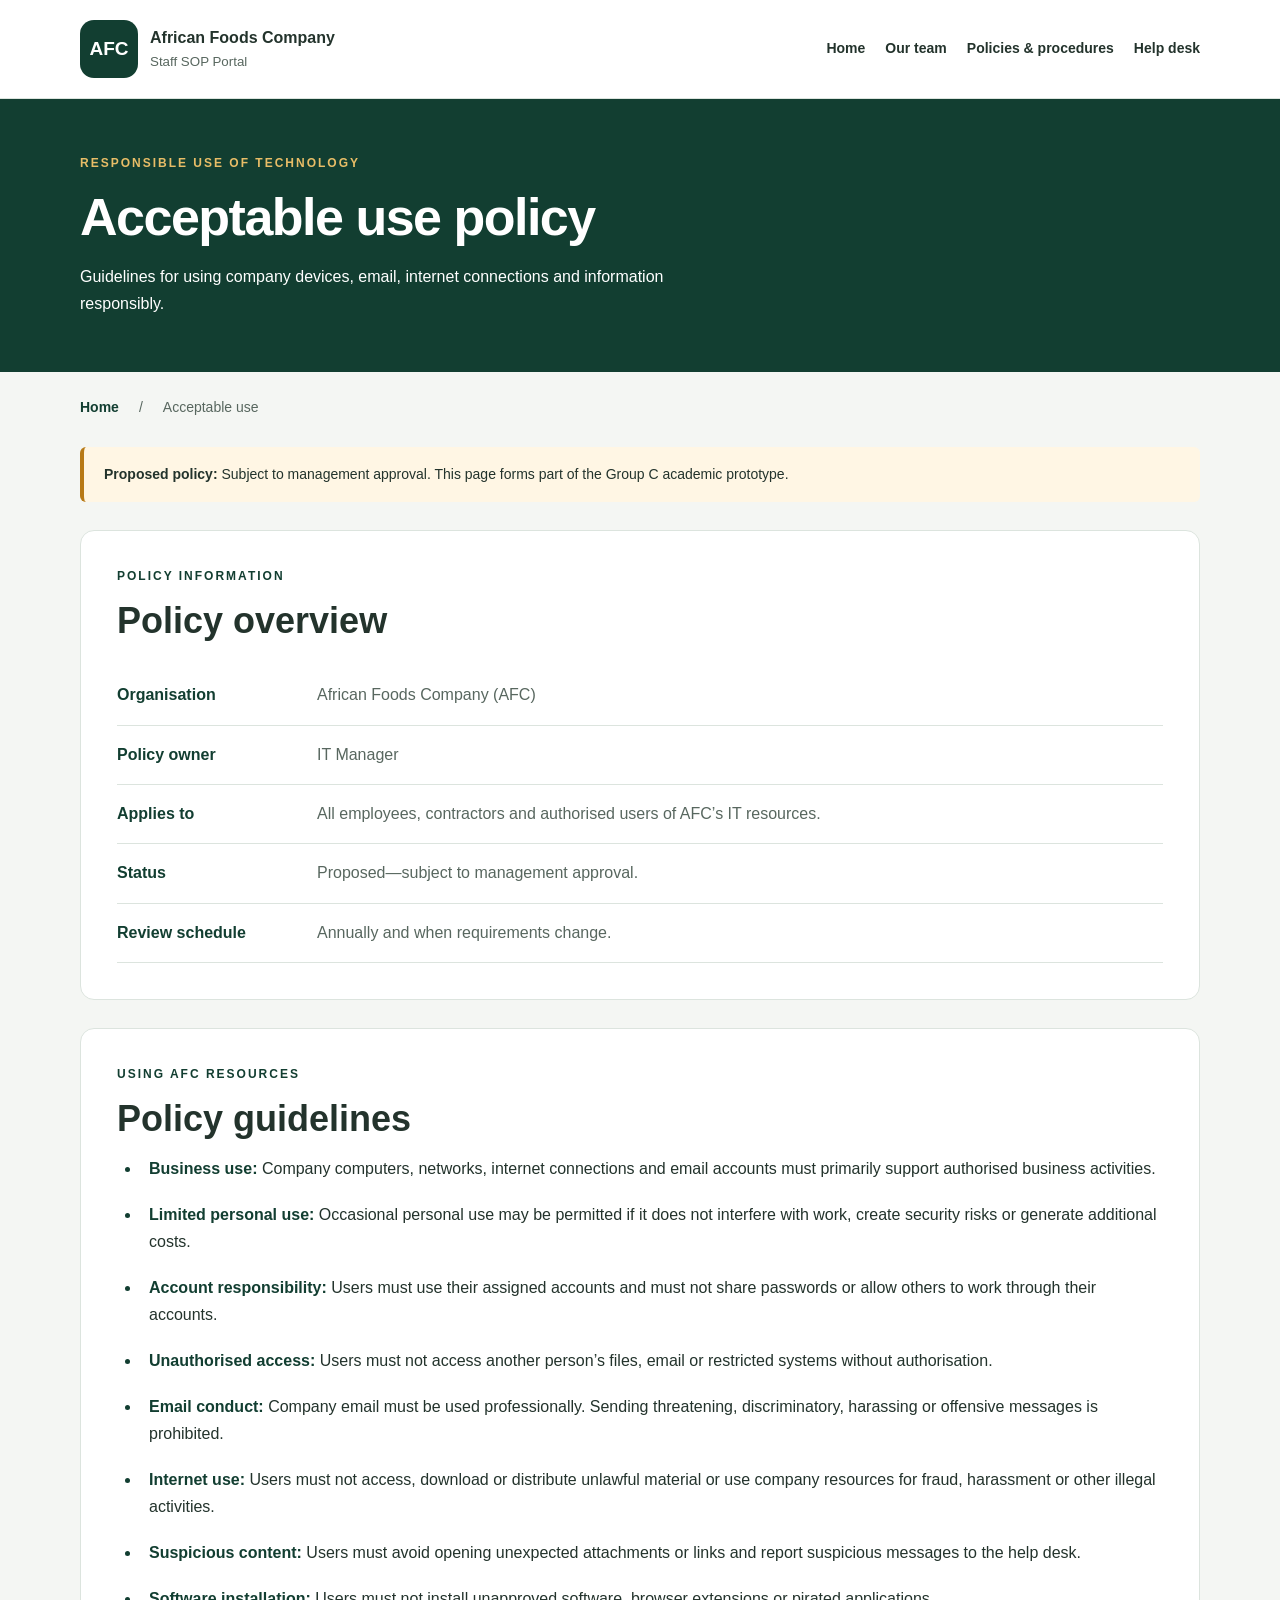
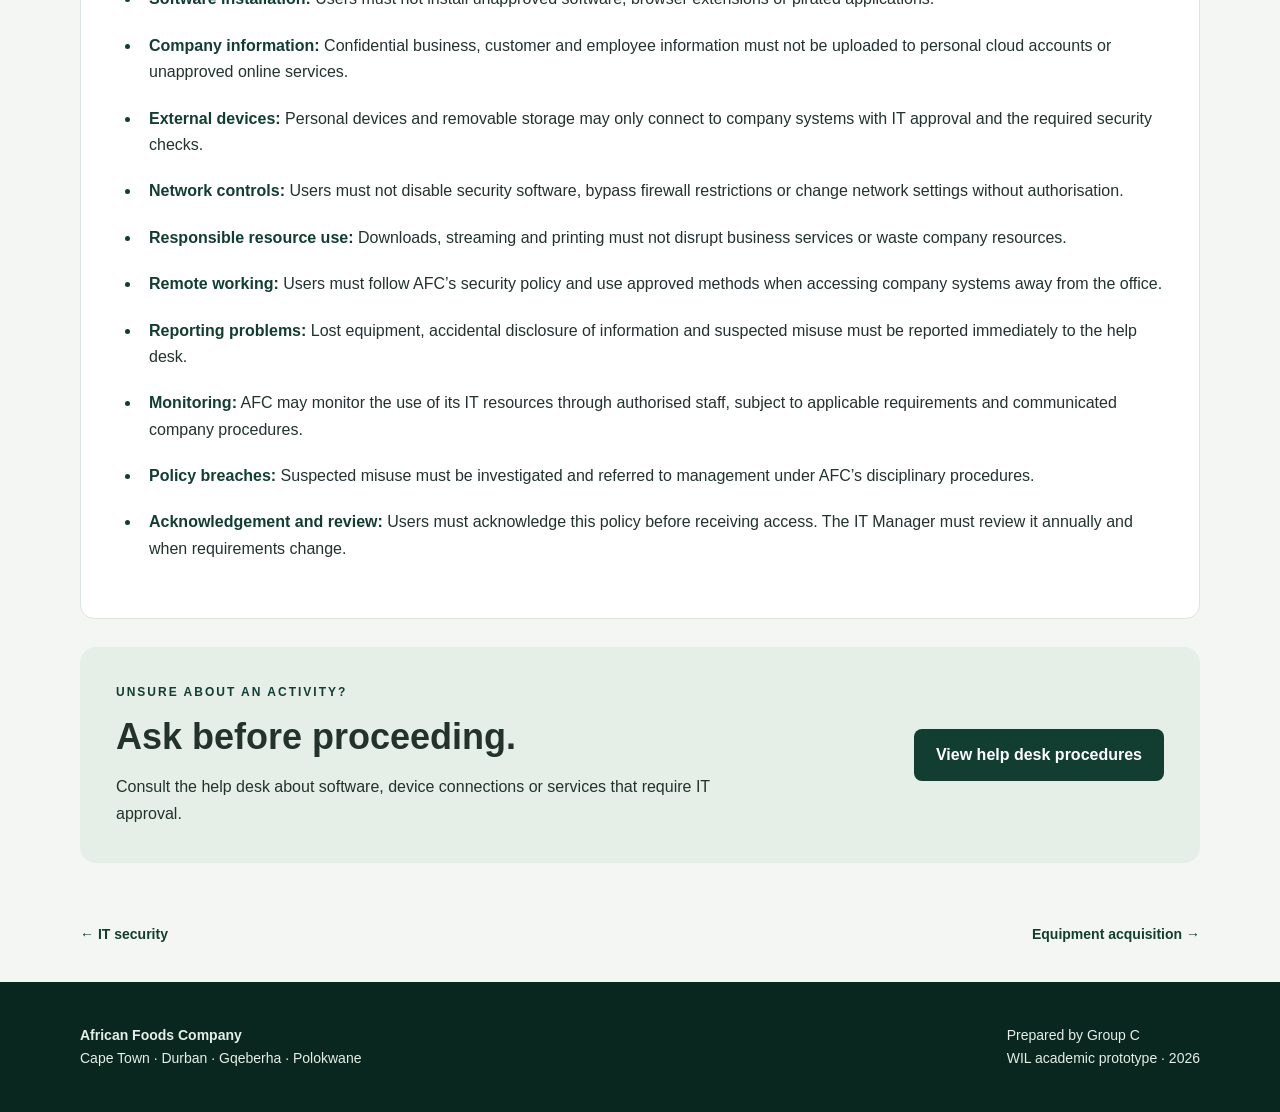
<file: AFC SOP WEBSITE/acceptable-use.html>
<!DOCTYPE html>
<html lang="en">
<head>
  <meta charset="UTF-8">
  <meta name="viewport" content="width=device-width, initial-scale=1.0">
  <meta name="description"
        content="Proposed acceptable use policy for African Foods Company IT resources.">
  <title>Acceptable Use Policy | AFC</title>
  <link rel="stylesheet" href="style.css">
</head>

<body>
  <a class="skip-link" href="#main">Skip to content</a>

  <header class="site-header">
    <div class="container header-content">
      <a class="brand" href="index.html">
        <span class="brand-mark">AFC</span>
        <span>
          <strong>African Foods Company</strong>
          <small>Staff SOP Portal</small>
        </span>
      </a>

      <nav aria-label="Main navigation">
        <a href="index.html">Home</a>
        <a href="staff.html">Our team</a>
        <a href="index.html#procedures">Policies &amp; procedures</a>
        <a href="helpdesk.html">Help desk</a>
      </nav>
    </div>
  </header>

  <main id="main">
    <section class="page-banner" aria-labelledby="page-title">
      <div class="container">
        <p class="eyebrow">RESPONSIBLE USE OF TECHNOLOGY</p>
        <h1 id="page-title">Acceptable use policy</h1>
        <p>
          Guidelines for using company devices, email,
          internet connections and information responsibly.
        </p>
      </div>
    </section>

    <div class="container">
      <nav class="breadcrumbs" aria-label="Breadcrumb">
        <a href="index.html">Home</a>
        <span aria-hidden="true"> / </span>
        <span aria-current="page">Acceptable use</span>
      </nav>

      <aside class="notice" aria-label="Policy status">
        <strong>Proposed policy:</strong>
        Subject to management approval. This page forms part
        of the Group C academic prototype.
      </aside>

      <section class="content-panel" aria-labelledby="overview-title">
        <p class="eyebrow">POLICY INFORMATION</p>
        <h2 id="overview-title">Policy overview</h2>

        <dl class="policy-details">
          <div>
            <dt>Organisation</dt>
            <dd>African Foods Company (AFC)</dd>
          </div>
          <div>
            <dt>Policy owner</dt>
            <dd>IT Manager</dd>
          </div>
          <div>
            <dt>Applies to</dt>
            <dd>
              All employees, contractors and authorised users
              of AFC’s IT resources.
            </dd>
          </div>
          <div>
            <dt>Status</dt>
            <dd>Proposed—subject to management approval.</dd>
          </div>
          <div>
            <dt>Review schedule</dt>
            <dd>Annually and when requirements change.</dd>
          </div>
        </dl>
      </section>

      <section class="content-panel" aria-labelledby="rules-title">
        <p class="eyebrow">USING AFC RESOURCES</p>
        <h2 id="rules-title">Policy guidelines</h2>

        <ul class="policy-list">
          <li>
            <strong>Business use:</strong>
            Company computers, networks, internet connections and
            email accounts must primarily support authorised
            business activities.
          </li>

          <li>
            <strong>Limited personal use:</strong>
            Occasional personal use may be permitted if it does
            not interfere with work, create security risks or
            generate additional costs.
          </li>

          <li>
            <strong>Account responsibility:</strong>
            Users must use their assigned accounts and must not
            share passwords or allow others to work through
            their accounts.
          </li>

          <li>
            <strong>Unauthorised access:</strong>
            Users must not access another person’s files, email
            or restricted systems without authorisation.
          </li>

          <li>
            <strong>Email conduct:</strong>
            Company email must be used professionally.
            Sending threatening, discriminatory, harassing or
            offensive messages is prohibited.
          </li>

          <li>
            <strong>Internet use:</strong>
            Users must not access, download or distribute unlawful
            material or use company resources for fraud, harassment
            or other illegal activities.
          </li>

          <li>
            <strong>Suspicious content:</strong>
            Users must avoid opening unexpected attachments or
            links and report suspicious messages to the help desk.
          </li>

          <li>
            <strong>Software installation:</strong>
            Users must not install unapproved software,
            browser extensions or pirated applications.
          </li>

          <li>
            <strong>Company information:</strong>
            Confidential business, customer and employee information
            must not be uploaded to personal cloud accounts or
            unapproved online services.
          </li>

          <li>
            <strong>External devices:</strong>
            Personal devices and removable storage may only connect
            to company systems with IT approval and the required
            security checks.
          </li>

          <li>
            <strong>Network controls:</strong>
            Users must not disable security software, bypass firewall
            restrictions or change network settings without authorisation.
          </li>

          <li>
            <strong>Responsible resource use:</strong>
            Downloads, streaming and printing must not disrupt
            business services or waste company resources.
          </li>

          <li>
            <strong>Remote working:</strong>
            Users must follow AFC’s security policy and use approved
            methods when accessing company systems away from the office.
          </li>

          <li>
            <strong>Reporting problems:</strong>
            Lost equipment, accidental disclosure of information
            and suspected misuse must be reported immediately
            to the help desk.
          </li>

          <li>
            <strong>Monitoring:</strong>
            AFC may monitor the use of its IT resources through
            authorised staff, subject to applicable requirements
            and communicated company procedures.
          </li>

          <li>
            <strong>Policy breaches:</strong>
            Suspected misuse must be investigated and referred to
            management under AFC’s disciplinary procedures.
          </li>

          <li>
            <strong>Acknowledgement and review:</strong>
            Users must acknowledge this policy before receiving access.
            The IT Manager must review it annually and when
            requirements change.
          </li>
        </ul>
      </section>

      <section class="support-panel" aria-labelledby="support-title">
        <div>
          <p class="eyebrow">UNSURE ABOUT AN ACTIVITY?</p>
          <h2>Ask before proceeding.</h2>
          <p>
            Consult the help desk about software, device connections
            or services that require IT approval.
          </p>
        </div>

        <a class="button button-dark" href="helpdesk.html">
          View help desk procedures
        </a>
      </section>

      <nav class="page-links" aria-label="Related pages">
        <a href="security.html">&larr; IT security</a>
        <a href="acquisition.html">Equipment acquisition &rarr;</a>
      </nav>
    </div>
  </main>

  <footer class="site-footer">
    <div class="container footer-content">
      <p>
        <strong>African Foods Company</strong><br>
        Cape Town · Durban · Gqeberha · Polokwane
      </p>
      <p>
        Prepared by Group C<br>
        WIL academic prototype · 2026
      </p>
    </div>
  </footer>
</body>
</html>
</file>
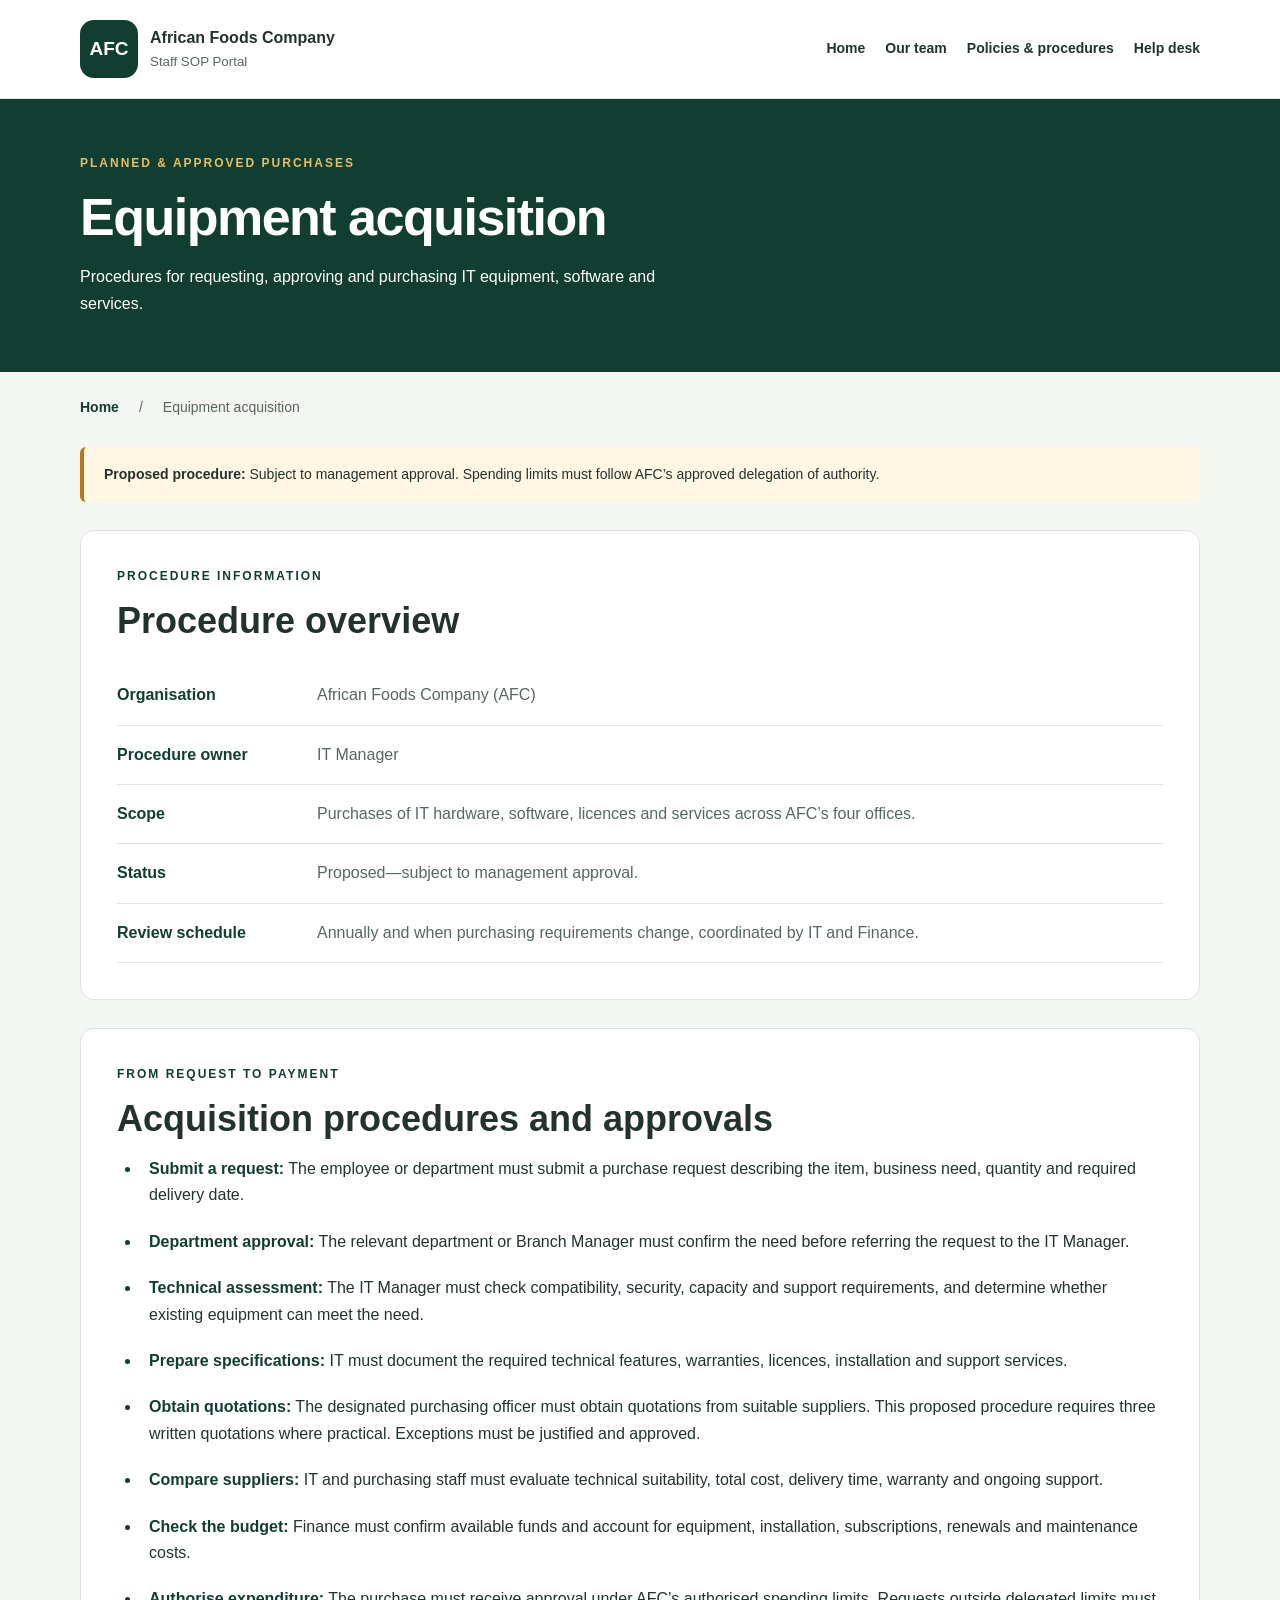
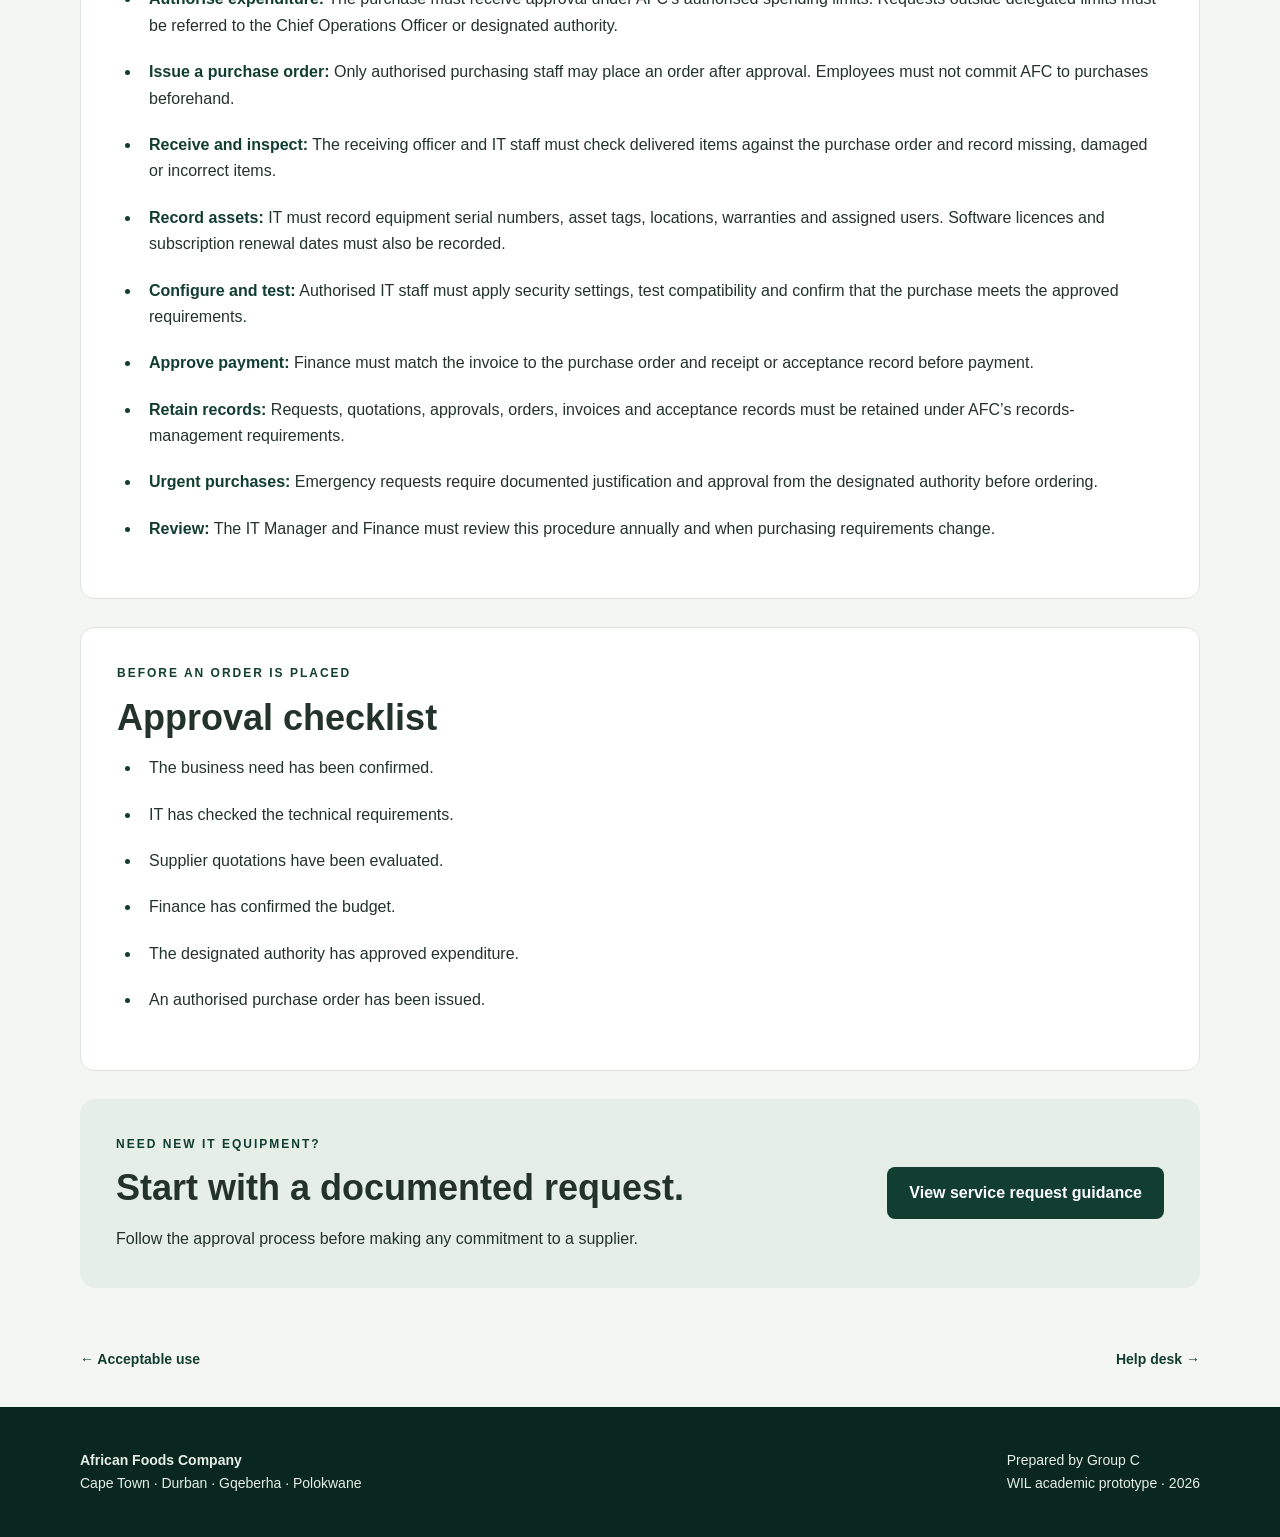
<file: AFC SOP WEBSITE/acquisition.html>
<!DOCTYPE html>
<html lang="en">
<head>
  <meta charset="UTF-8">
  <meta name="viewport" content="width=device-width, initial-scale=1.0">
  <meta name="description"
        content="Proposed IT acquisition procedures and approvals for African Foods Company.">
  <title>Equipment Acquisition | AFC</title>
  <link rel="stylesheet" href="style.css">
</head>

<body>
  <a class="skip-link" href="#main">Skip to content</a>

  <header class="site-header">
    <div class="container header-content">
      <a class="brand" href="index.html">
        <span class="brand-mark">AFC</span>
        <span>
          <strong>African Foods Company</strong>
          <small>Staff SOP Portal</small>
        </span>
      </a>

      <nav aria-label="Main navigation">
        <a href="index.html">Home</a>
        <a href="staff.html">Our team</a>
        <a href="index.html#procedures">Policies &amp; procedures</a>
        <a href="helpdesk.html">Help desk</a>
      </nav>
    </div>
  </header>

  <main id="main">
    <section class="page-banner" aria-labelledby="page-title">
      <div class="container">
        <p class="eyebrow">PLANNED &amp; APPROVED PURCHASES</p>
        <h1 id="page-title">Equipment acquisition</h1>
        <p>
          Procedures for requesting, approving and purchasing
          IT equipment, software and services.
        </p>
      </div>
    </section>

    <div class="container">
      <nav class="breadcrumbs" aria-label="Breadcrumb">
        <a href="index.html">Home</a>
        <span aria-hidden="true"> / </span>
        <span aria-current="page">Equipment acquisition</span>
      </nav>

      <aside class="notice" aria-label="Procedure status">
        <strong>Proposed procedure:</strong>
        Subject to management approval. Spending limits must
        follow AFC’s approved delegation of authority.
      </aside>

      <section class="content-panel" aria-labelledby="overview-title">
        <p class="eyebrow">PROCEDURE INFORMATION</p>
        <h2 id="overview-title">Procedure overview</h2>

        <dl class="policy-details">
          <div>
            <dt>Organisation</dt>
            <dd>African Foods Company (AFC)</dd>
          </div>
          <div>
            <dt>Procedure owner</dt>
            <dd>IT Manager</dd>
          </div>
          <div>
            <dt>Scope</dt>
            <dd>
              Purchases of IT hardware, software, licences
              and services across AFC’s four offices.
            </dd>
          </div>
          <div>
            <dt>Status</dt>
            <dd>Proposed—subject to management approval.</dd>
          </div>
          <div>
            <dt>Review schedule</dt>
            <dd>
              Annually and when purchasing requirements change,
              coordinated by IT and Finance.
            </dd>
          </div>
        </dl>
      </section>

      <section class="content-panel" aria-labelledby="procedure-title">
        <p class="eyebrow">FROM REQUEST TO PAYMENT</p>
        <h2 id="procedure-title">Acquisition procedures and approvals</h2>

        <ul class="policy-list">
          <li>
            <strong>Submit a request:</strong>
            The employee or department must submit a purchase request
            describing the item, business need, quantity and required
            delivery date.
          </li>

          <li>
            <strong>Department approval:</strong>
            The relevant department or Branch Manager must confirm
            the need before referring the request to the IT Manager.
          </li>

          <li>
            <strong>Technical assessment:</strong>
            The IT Manager must check compatibility, security,
            capacity and support requirements, and determine whether
            existing equipment can meet the need.
          </li>

          <li>
            <strong>Prepare specifications:</strong>
            IT must document the required technical features,
            warranties, licences, installation and support services.
          </li>

          <li>
            <strong>Obtain quotations:</strong>
            The designated purchasing officer must obtain quotations
            from suitable suppliers. This proposed procedure requires
            three written quotations where practical. Exceptions must
            be justified and approved.
          </li>

          <li>
            <strong>Compare suppliers:</strong>
            IT and purchasing staff must evaluate technical suitability,
            total cost, delivery time, warranty and ongoing support.
          </li>

          <li>
            <strong>Check the budget:</strong>
            Finance must confirm available funds and account for
            equipment, installation, subscriptions, renewals and
            maintenance costs.
          </li>

          <li>
            <strong>Authorise expenditure:</strong>
            The purchase must receive approval under AFC’s authorised
            spending limits. Requests outside delegated limits must
            be referred to the Chief Operations Officer or
            designated authority.
          </li>

          <li>
            <strong>Issue a purchase order:</strong>
            Only authorised purchasing staff may place an order
            after approval. Employees must not commit AFC
            to purchases beforehand.
          </li>

          <li>
            <strong>Receive and inspect:</strong>
            The receiving officer and IT staff must check delivered
            items against the purchase order and record missing,
            damaged or incorrect items.
          </li>

          <li>
            <strong>Record assets:</strong>
            IT must record equipment serial numbers, asset tags,
            locations, warranties and assigned users. Software licences
            and subscription renewal dates must also be recorded.
          </li>

          <li>
            <strong>Configure and test:</strong>
            Authorised IT staff must apply security settings,
            test compatibility and confirm that the purchase
            meets the approved requirements.
          </li>

          <li>
            <strong>Approve payment:</strong>
            Finance must match the invoice to the purchase order
            and receipt or acceptance record before payment.
          </li>

          <li>
            <strong>Retain records:</strong>
            Requests, quotations, approvals, orders, invoices
            and acceptance records must be retained under
            AFC’s records-management requirements.
          </li>

          <li>
            <strong>Urgent purchases:</strong>
            Emergency requests require documented justification
            and approval from the designated authority before ordering.
          </li>

          <li>
            <strong>Review:</strong>
            The IT Manager and Finance must review this procedure
            annually and when purchasing requirements change.
          </li>
        </ul>
      </section>

      <section class="content-panel" aria-labelledby="checklist-title">
        <p class="eyebrow">BEFORE AN ORDER IS PLACED</p>
        <h2 id="checklist-title">Approval checklist</h2>

        <ul class="policy-list">
          <li>The business need has been confirmed.</li>
          <li>IT has checked the technical requirements.</li>
          <li>Supplier quotations have been evaluated.</li>
          <li>Finance has confirmed the budget.</li>
          <li>The designated authority has approved expenditure.</li>
          <li>An authorised purchase order has been issued.</li>
        </ul>
      </section>

      <section class="support-panel" aria-labelledby="support-title">
        <div>
          <p class="eyebrow">NEED NEW IT EQUIPMENT?</p>
          <h2>Start with a documented request.</h2>
          <p>
            Follow the approval process before making
            any commitment to a supplier.
          </p>
        </div>

        <a class="button button-dark" href="helpdesk.html">
          View service request guidance
        </a>
      </section>

      <nav class="page-links" aria-label="Related pages">
        <a href="acceptable-use.html">&larr; Acceptable use</a>
        <a href="helpdesk.html">Help desk &rarr;</a>
      </nav>
    </div>
  </main>

  <footer class="site-footer">
    <div class="container footer-content">
      <p>
        <strong>African Foods Company</strong><br>
        Cape Town · Durban · Gqeberha · Polokwane
      </p>
      <p>
        Prepared by Group C<br>
        WIL academic prototype · 2026
      </p>
    </div>
  </footer>
</body>
</html>
</file>
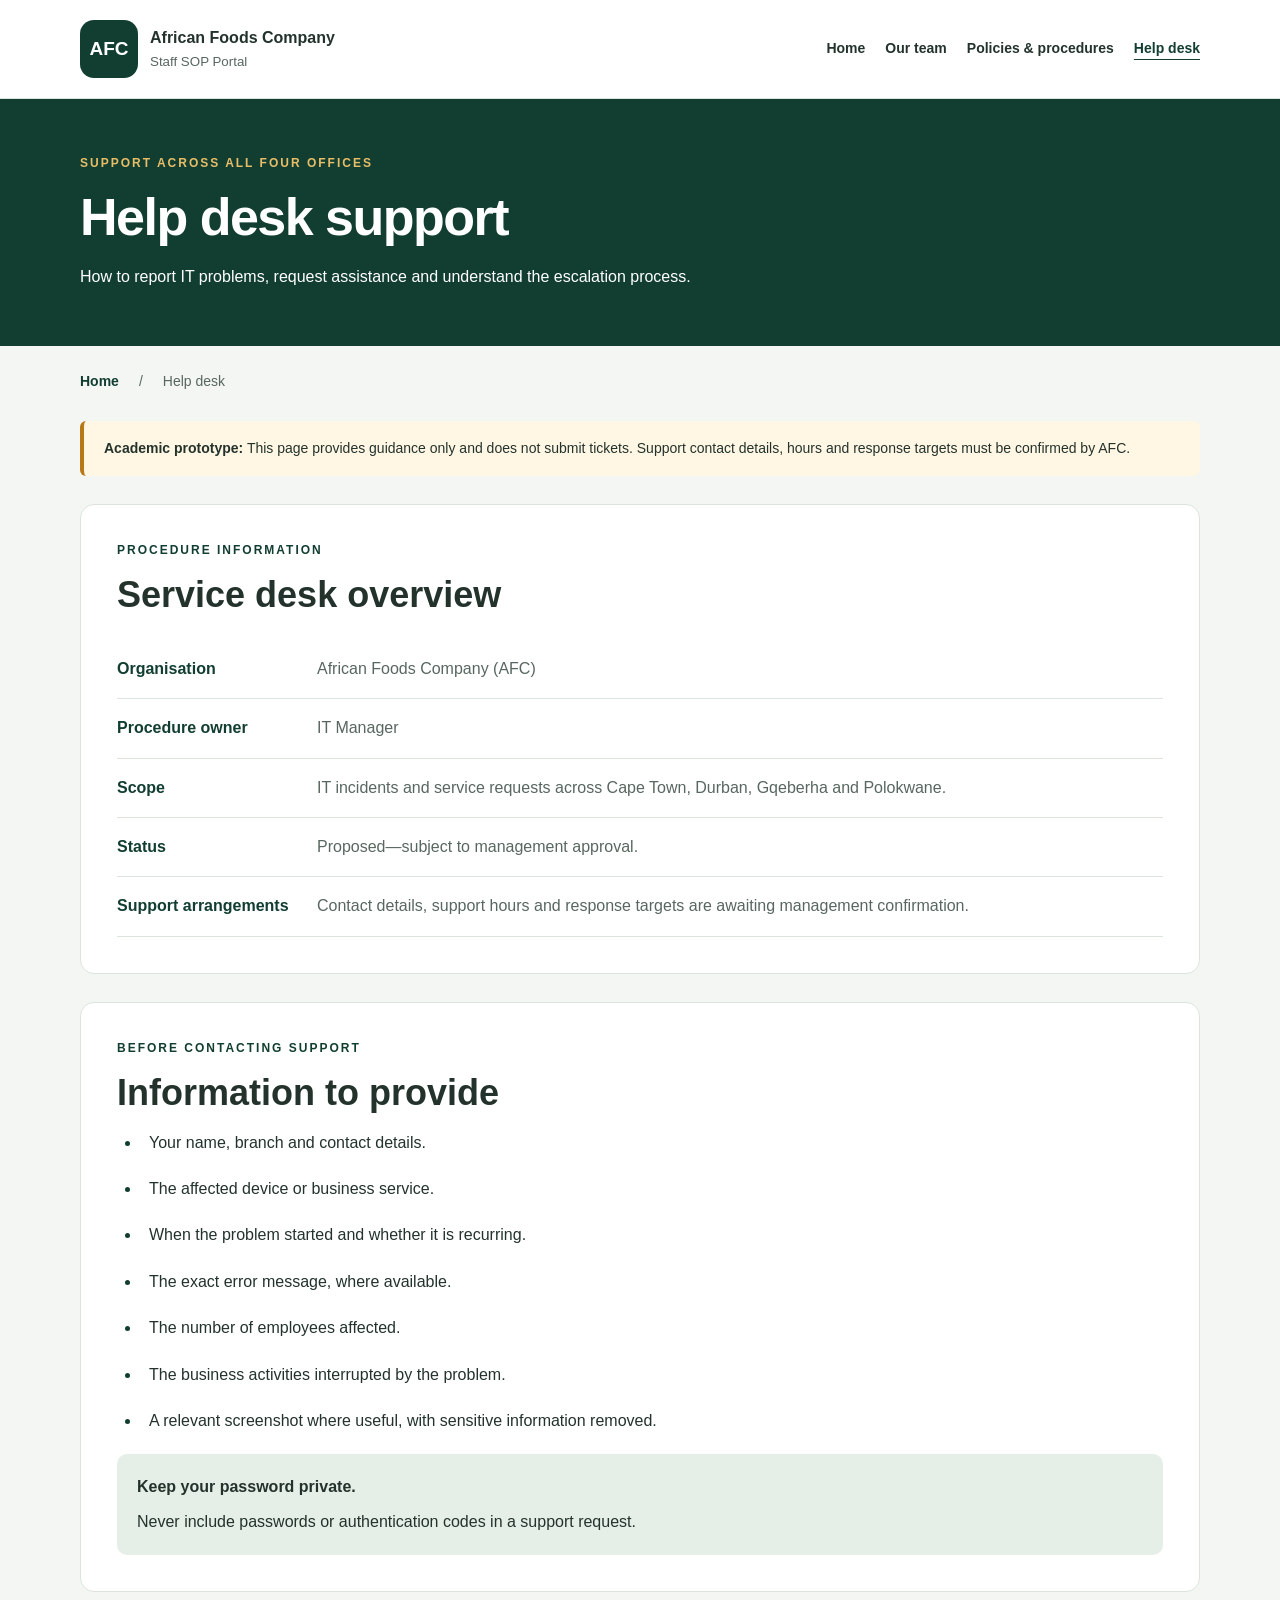
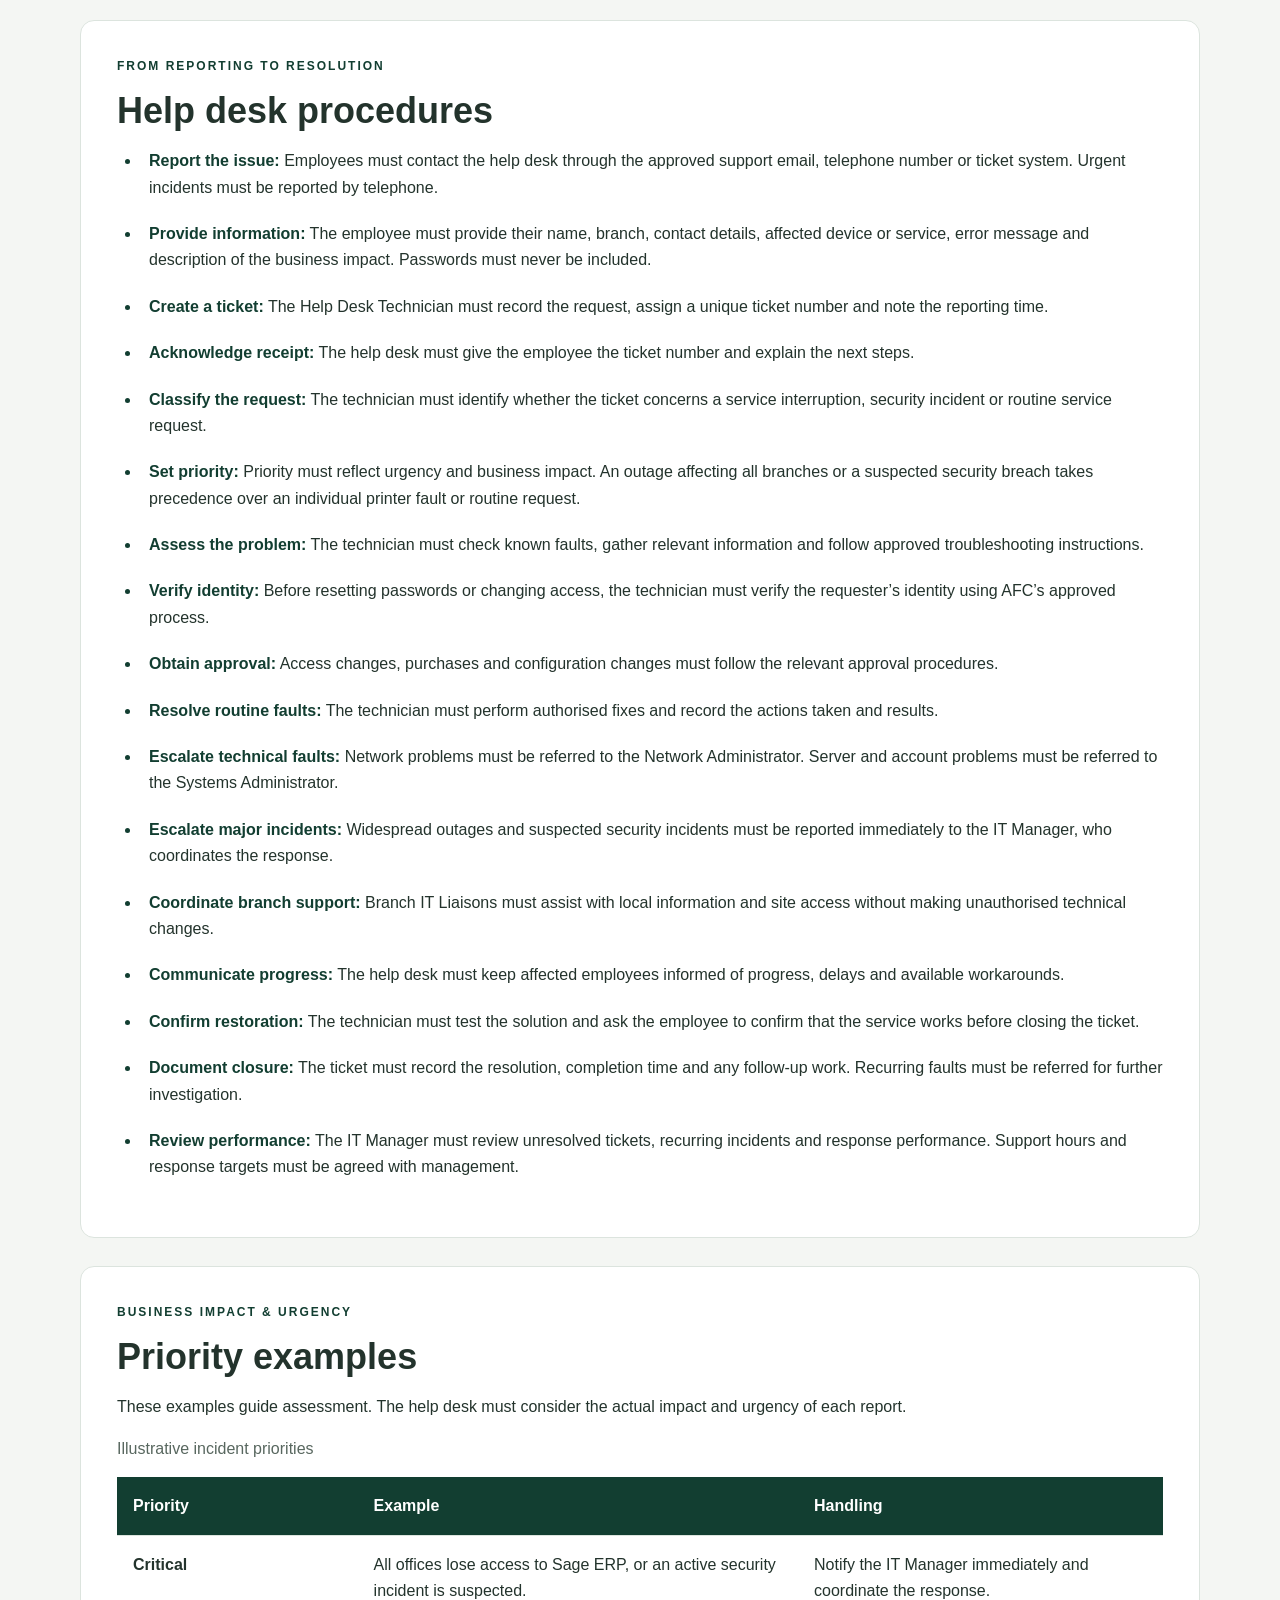
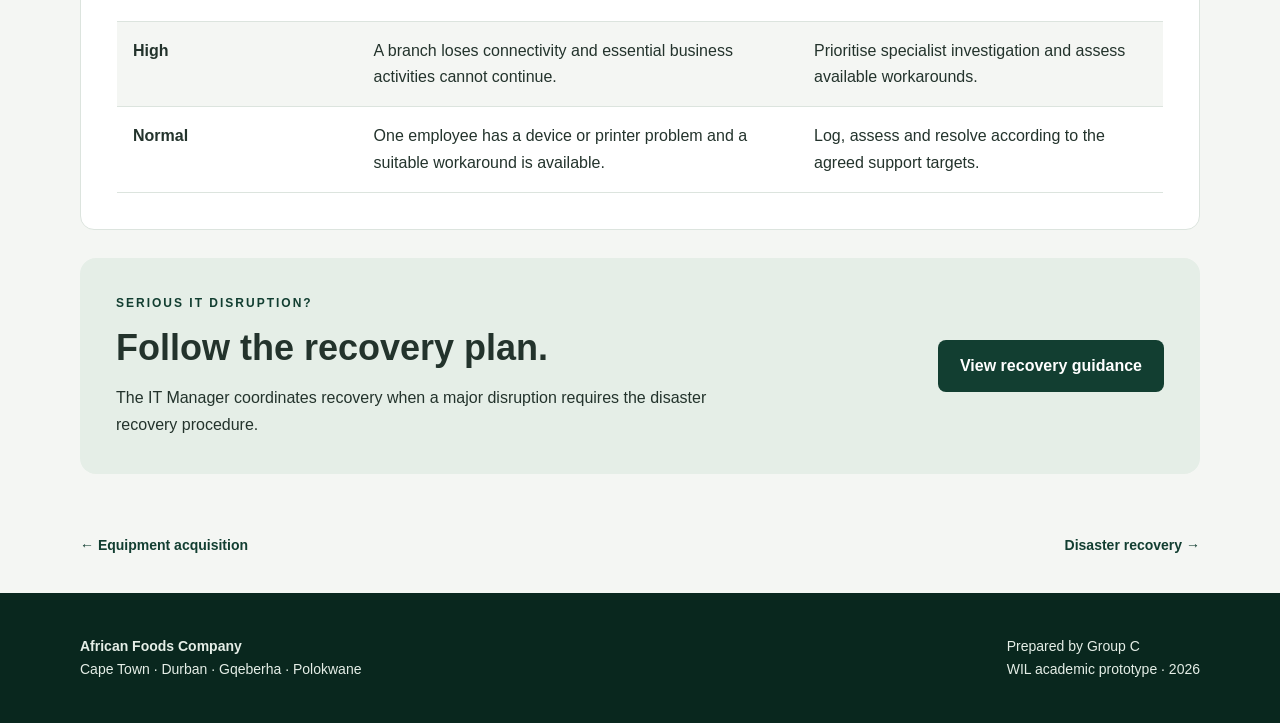
<file: AFC SOP WEBSITE/helpdesk.html>
<!DOCTYPE html>
<html lang="en">
<head>
  <meta charset="UTF-8">
  <meta name="viewport" content="width=device-width, initial-scale=1.0">
  <meta name="description"
        content="Proposed IT service desk procedures for African Foods Company.">
  <title>Help Desk Support | AFC</title>
  <link rel="stylesheet" href="style.css">
</head>

<body>
  <a class="skip-link" href="#main">Skip to content</a>

  <header class="site-header">
    <div class="container header-content">
      <a class="brand" href="index.html">
        <span class="brand-mark">AFC</span>
        <span>
          <strong>African Foods Company</strong>
          <small>Staff SOP Portal</small>
        </span>
      </a>

      <nav aria-label="Main navigation">
        <a href="index.html">Home</a>
        <a href="staff.html">Our team</a>
        <a href="index.html#procedures">Policies &amp; procedures</a>
        <a href="helpdesk.html" aria-current="page">Help desk</a>
      </nav>
    </div>
  </header>

  <main id="main">
    <section class="page-banner" aria-labelledby="page-title">
      <div class="container">
        <p class="eyebrow">SUPPORT ACROSS ALL FOUR OFFICES</p>
        <h1 id="page-title">Help desk support</h1>
        <p>
          How to report IT problems, request assistance
          and understand the escalation process.
        </p>
      </div>
    </section>

    <div class="container">
      <nav class="breadcrumbs" aria-label="Breadcrumb">
        <a href="index.html">Home</a>
        <span aria-hidden="true"> / </span>
        <span aria-current="page">Help desk</span>
      </nav>

      <aside class="notice" aria-label="Procedure status">
        <strong>Academic prototype:</strong>
        This page provides guidance only and does not submit tickets.
        Support contact details, hours and response targets
        must be confirmed by AFC.
      </aside>

      <section class="content-panel" aria-labelledby="overview-title">
        <p class="eyebrow">PROCEDURE INFORMATION</p>
        <h2 id="overview-title">Service desk overview</h2>

        <dl class="policy-details">
          <div>
            <dt>Organisation</dt>
            <dd>African Foods Company (AFC)</dd>
          </div>
          <div>
            <dt>Procedure owner</dt>
            <dd>IT Manager</dd>
          </div>
          <div>
            <dt>Scope</dt>
            <dd>
              IT incidents and service requests across Cape Town,
              Durban, Gqeberha and Polokwane.
            </dd>
          </div>
          <div>
            <dt>Status</dt>
            <dd>Proposed—subject to management approval.</dd>
          </div>
          <div>
            <dt>Support arrangements</dt>
            <dd>
              Contact details, support hours and response targets
              are awaiting management confirmation.
            </dd>
          </div>
        </dl>
      </section>

      <section class="content-panel" aria-labelledby="report-title">
        <p class="eyebrow">BEFORE CONTACTING SUPPORT</p>
        <h2 id="report-title">Information to provide</h2>

        <ul class="policy-list">
          <li>Your name, branch and contact details.</li>
          <li>The affected device or business service.</li>
          <li>When the problem started and whether it is recurring.</li>
          <li>The exact error message, where available.</li>
          <li>The number of employees affected.</li>
          <li>The business activities interrupted by the problem.</li>
          <li>
            A relevant screenshot where useful, with sensitive
            information removed.
          </li>
        </ul>

        <div class="liaison-note">
          <strong>Keep your password private.</strong>
          <p>
            Never include passwords or authentication codes
            in a support request.
          </p>
        </div>
      </section>

      <section class="content-panel" aria-labelledby="procedure-title">
        <p class="eyebrow">FROM REPORTING TO RESOLUTION</p>
        <h2 id="procedure-title">Help desk procedures</h2>

        <ul class="policy-list">
          <li>
            <strong>Report the issue:</strong>
            Employees must contact the help desk through the approved
            support email, telephone number or ticket system.
            Urgent incidents must be reported by telephone.
          </li>

          <li>
            <strong>Provide information:</strong>
            The employee must provide their name, branch, contact
            details, affected device or service, error message and
            description of the business impact. Passwords must
            never be included.
          </li>

          <li>
            <strong>Create a ticket:</strong>
            The Help Desk Technician must record the request,
            assign a unique ticket number and note the reporting time.
          </li>

          <li>
            <strong>Acknowledge receipt:</strong>
            The help desk must give the employee the ticket number
            and explain the next steps.
          </li>

          <li>
            <strong>Classify the request:</strong>
            The technician must identify whether the ticket concerns
            a service interruption, security incident or routine
            service request.
          </li>

          <li>
            <strong>Set priority:</strong>
            Priority must reflect urgency and business impact.
            An outage affecting all branches or a suspected security
            breach takes precedence over an individual printer fault
            or routine request.
          </li>

          <li>
            <strong>Assess the problem:</strong>
            The technician must check known faults, gather relevant
            information and follow approved troubleshooting instructions.
          </li>

          <li>
            <strong>Verify identity:</strong>
            Before resetting passwords or changing access,
            the technician must verify the requester’s identity
            using AFC’s approved process.
          </li>

          <li>
            <strong>Obtain approval:</strong>
            Access changes, purchases and configuration changes
            must follow the relevant approval procedures.
          </li>

          <li>
            <strong>Resolve routine faults:</strong>
            The technician must perform authorised fixes
            and record the actions taken and results.
          </li>

          <li>
            <strong>Escalate technical faults:</strong>
            Network problems must be referred to the Network
            Administrator. Server and account problems must be
            referred to the Systems Administrator.
          </li>

          <li>
            <strong>Escalate major incidents:</strong>
            Widespread outages and suspected security incidents
            must be reported immediately to the IT Manager,
            who coordinates the response.
          </li>

          <li>
            <strong>Coordinate branch support:</strong>
            Branch IT Liaisons must assist with local information
            and site access without making unauthorised technical changes.
          </li>

          <li>
            <strong>Communicate progress:</strong>
            The help desk must keep affected employees informed
            of progress, delays and available workarounds.
          </li>

          <li>
            <strong>Confirm restoration:</strong>
            The technician must test the solution and ask the employee
            to confirm that the service works before closing the ticket.
          </li>

          <li>
            <strong>Document closure:</strong>
            The ticket must record the resolution, completion time
            and any follow-up work. Recurring faults must be referred
            for further investigation.
          </li>

          <li>
            <strong>Review performance:</strong>
            The IT Manager must review unresolved tickets,
            recurring incidents and response performance.
            Support hours and response targets must be agreed
            with management.
          </li>
        </ul>
      </section>

      <section class="content-panel" aria-labelledby="priority-title">
        <p class="eyebrow">BUSINESS IMPACT &amp; URGENCY</p>
        <h2 id="priority-title">Priority examples</h2>
        <p>
          These examples guide assessment. The help desk must
          consider the actual impact and urgency of each report.
        </p>

        <div class="table-scroll"
             role="region"
             aria-label="Incident priority examples"
             tabindex="0">
          <table class="staff-table">
            <caption>Illustrative incident priorities</caption>
            <thead>
              <tr>
                <th scope="col">Priority</th>
                <th scope="col">Example</th>
                <th scope="col">Handling</th>
              </tr>
            </thead>
            <tbody>
              <tr>
                <th scope="row">Critical</th>
                <td>
                  All offices lose access to Sage ERP,
                  or an active security incident is suspected.
                </td>
                <td>
                  Notify the IT Manager immediately
                  and coordinate the response.
                </td>
              </tr>
              <tr>
                <th scope="row">High</th>
                <td>
                  A branch loses connectivity and essential
                  business activities cannot continue.
                </td>
                <td>
                  Prioritise specialist investigation
                  and assess available workarounds.
                </td>
              </tr>
              <tr>
                <th scope="row">Normal</th>
                <td>
                  One employee has a device or printer problem
                  and a suitable workaround is available.
                </td>
                <td>
                  Log, assess and resolve according
                  to the agreed support targets.
                </td>
              </tr>
            </tbody>
          </table>
        </div>
      </section>

      <section class="support-panel" aria-labelledby="recovery-title">
        <div>
          <p class="eyebrow">SERIOUS IT DISRUPTION?</p>
          <h2>Follow the recovery plan.</h2>
          <p>
            The IT Manager coordinates recovery when a major
            disruption requires the disaster recovery procedure.
          </p>
        </div>

        <a class="button button-dark" href="recovery.html">
          View recovery guidance
        </a>
      </section>

      <nav class="page-links" aria-label="Related pages">
        <a href="acquisition.html">&larr; Equipment acquisition</a>
        <a href="recovery.html">Disaster recovery &rarr;</a>
      </nav>
    </div>
  </main>

  <footer class="site-footer">
    <div class="container footer-content">
      <p>
        <strong>African Foods Company</strong><br>
        Cape Town · Durban · Gqeberha · Polokwane
      </p>
      <p>
        Prepared by Group C<br>
        WIL academic prototype · 2026
      </p>
    </div>
  </footer>
</body>
</html>
</file>
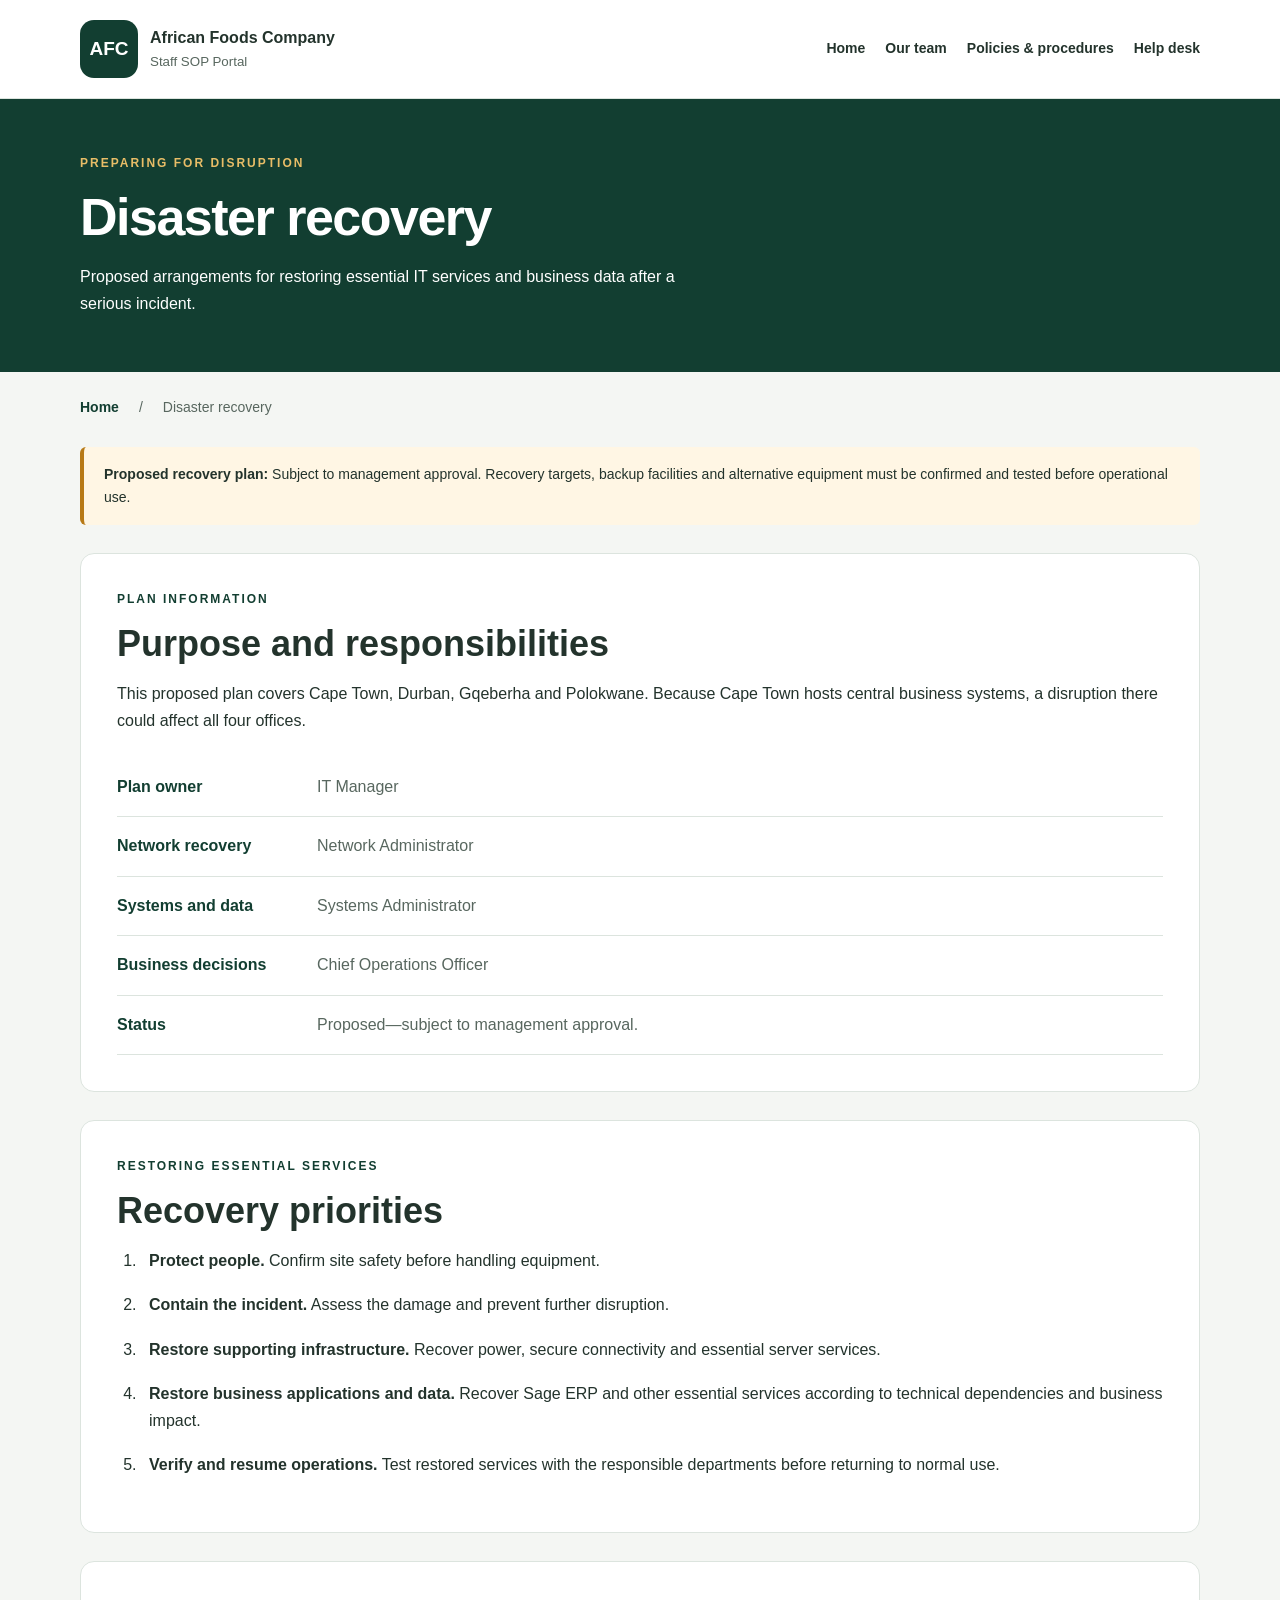
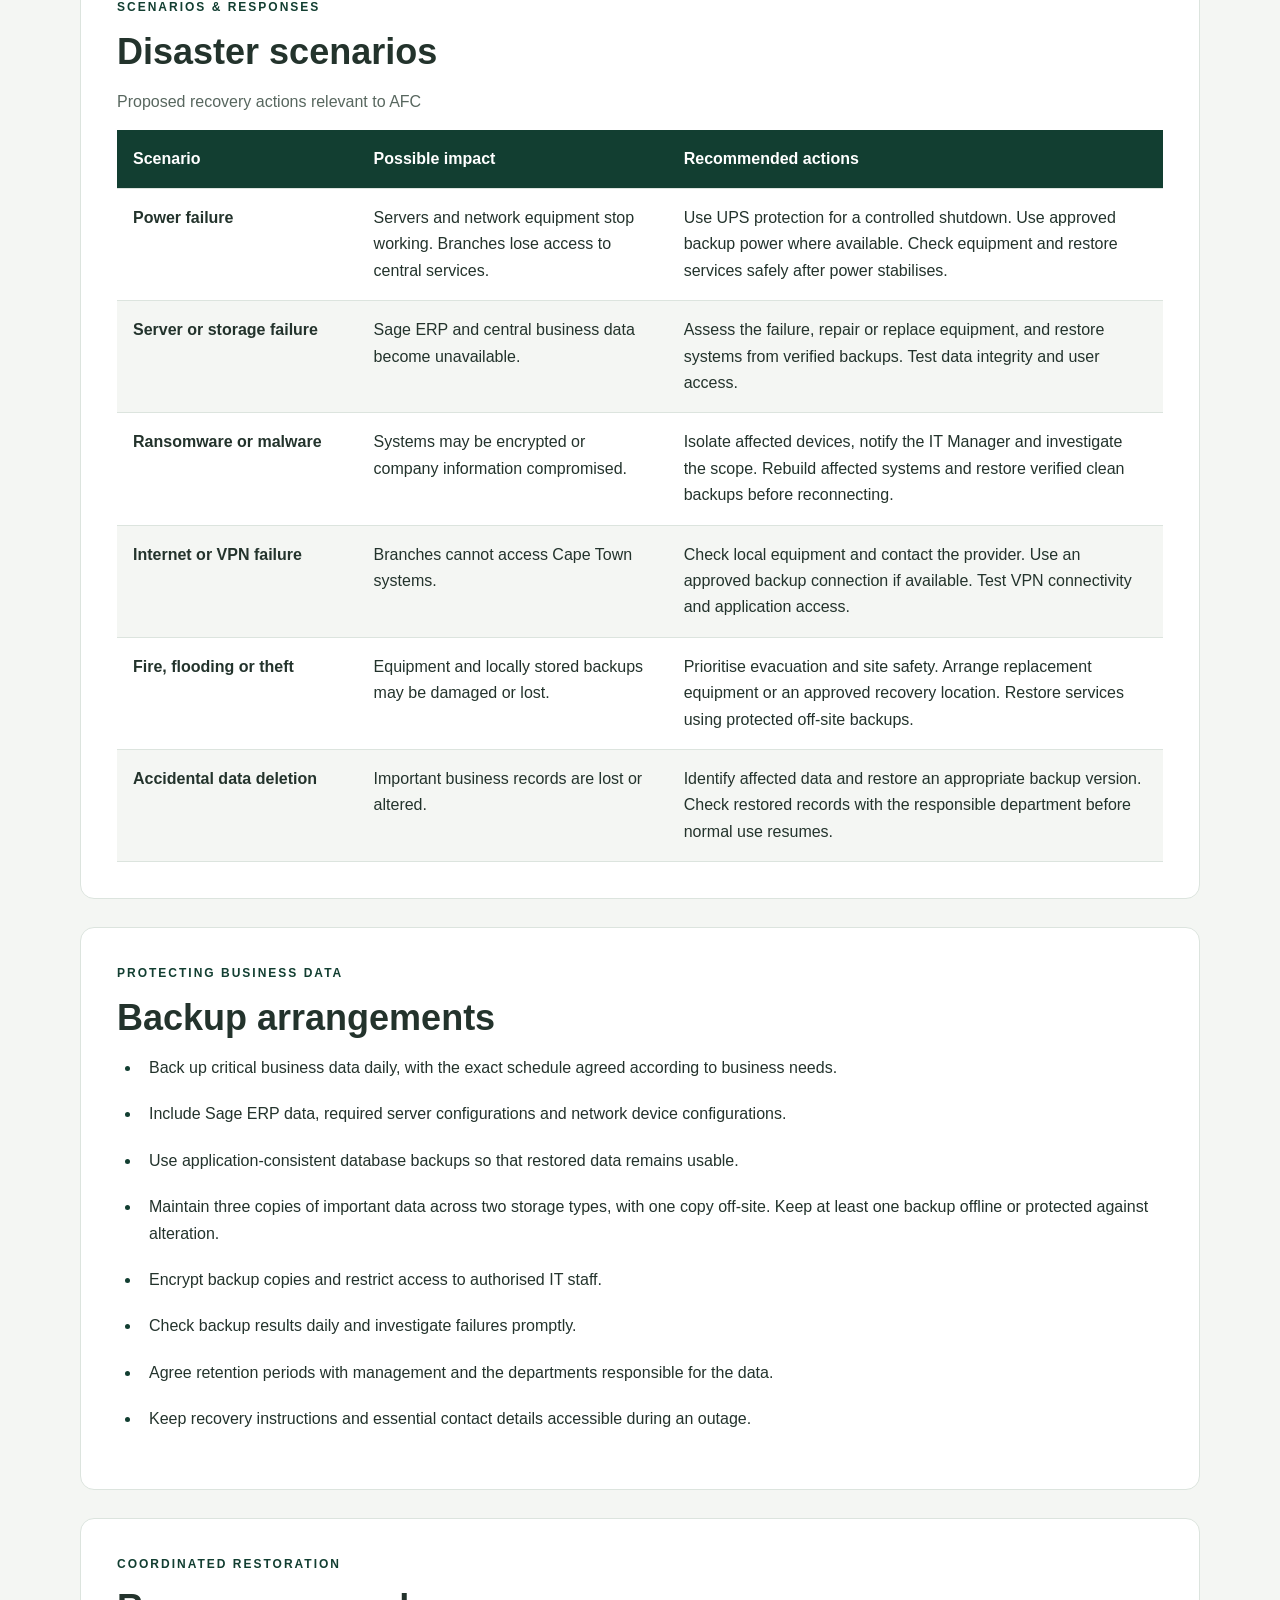
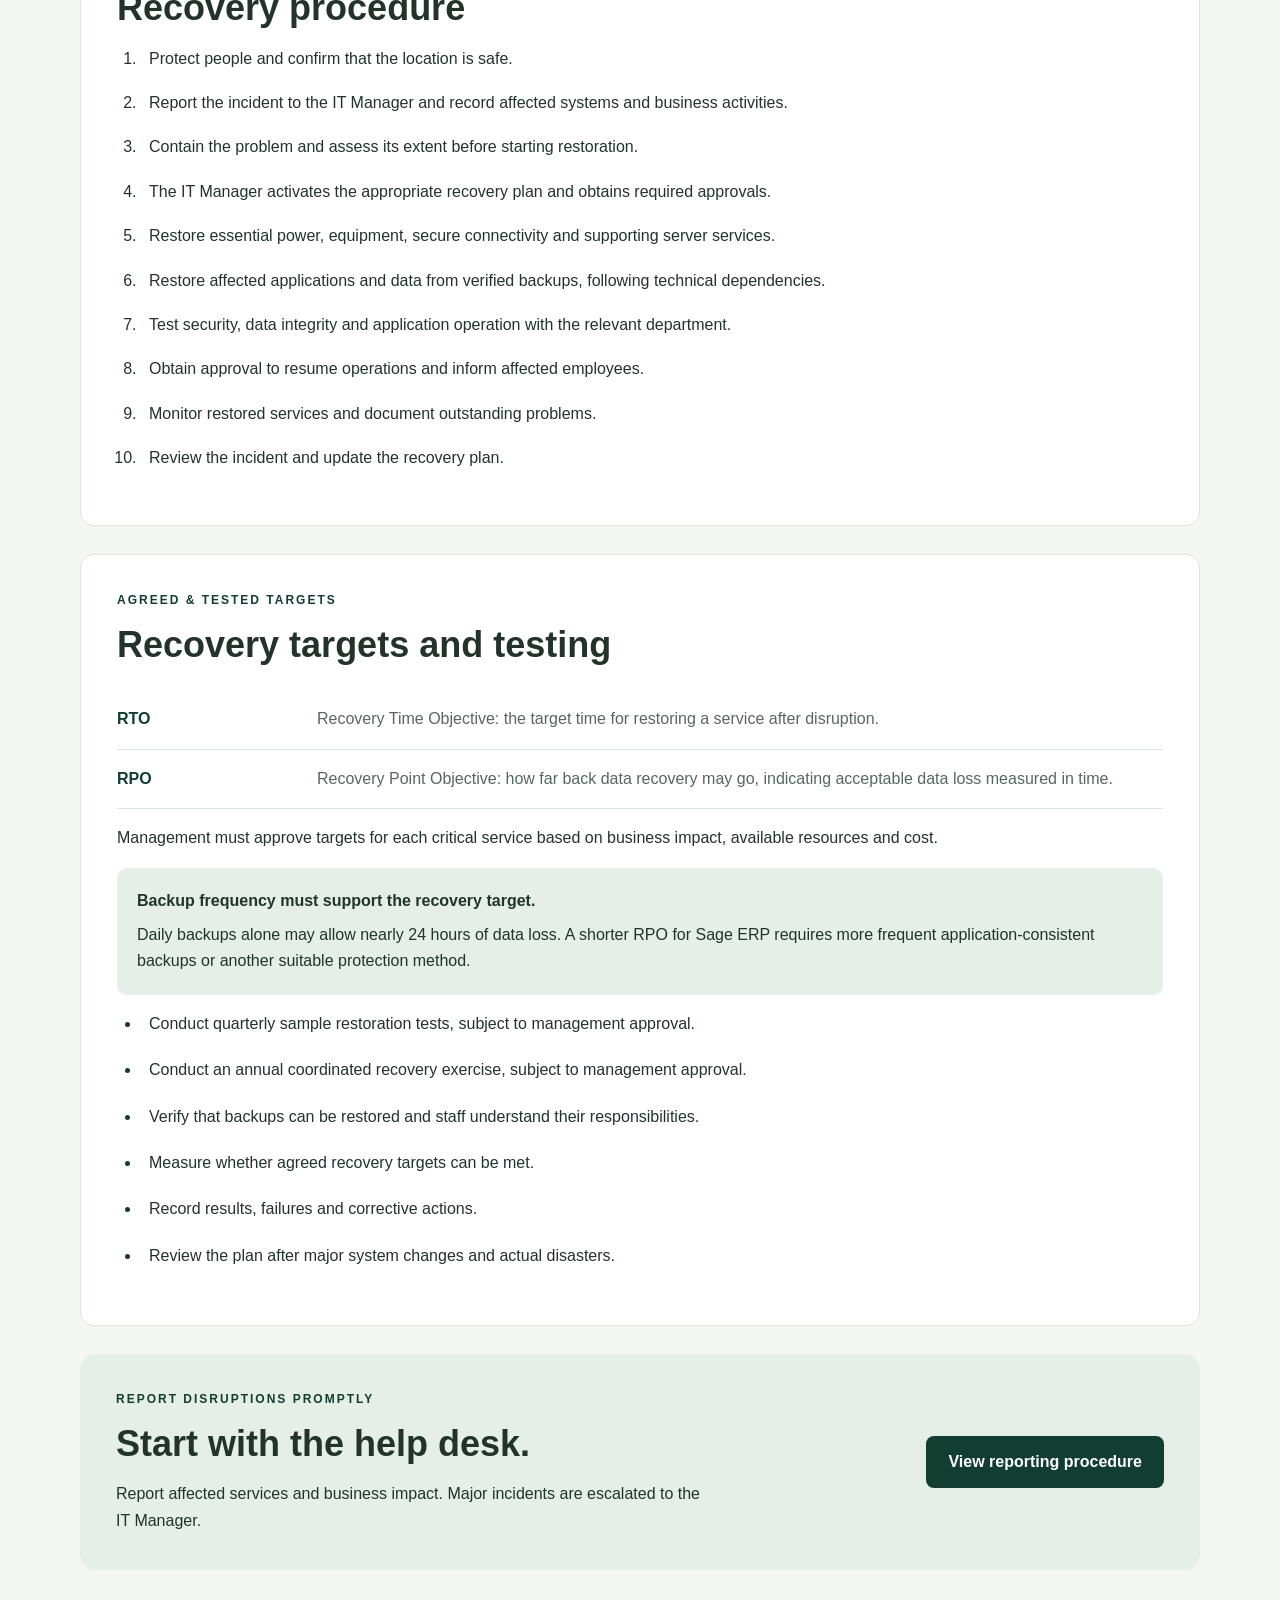
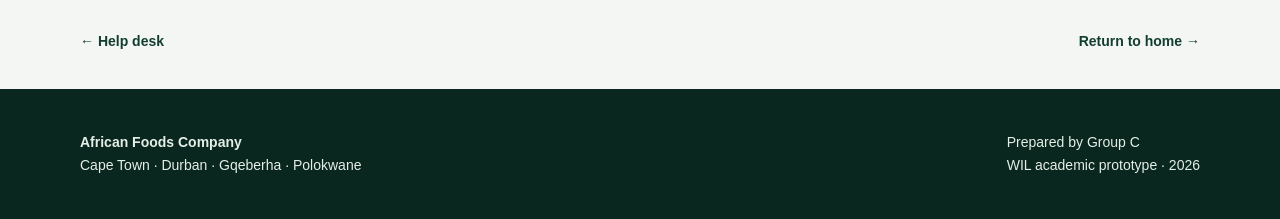
<file: AFC SOP WEBSITE/recovery.html>
<!DOCTYPE html>
<html lang="en">
<head>
  <meta charset="UTF-8">
  <meta name="viewport" content="width=device-width, initial-scale=1.0">
  <meta name="description"
        content="Proposed disaster recovery plans for African Foods Company.">
  <title>Disaster Recovery | AFC</title>
  <link rel="stylesheet" href="style.css">
</head>

<body>
  <a class="skip-link" href="#main">Skip to content</a>

  <header class="site-header">
    <div class="container header-content">
      <a class="brand" href="index.html">
        <span class="brand-mark">AFC</span>
        <span>
          <strong>African Foods Company</strong>
          <small>Staff SOP Portal</small>
        </span>
      </a>

      <nav aria-label="Main navigation">
        <a href="index.html">Home</a>
        <a href="staff.html">Our team</a>
        <a href="index.html#procedures">Policies &amp; procedures</a>
        <a href="helpdesk.html">Help desk</a>
      </nav>
    </div>
  </header>

  <main id="main">
    <section class="page-banner" aria-labelledby="page-title">
      <div class="container">
        <p class="eyebrow">PREPARING FOR DISRUPTION</p>
        <h1 id="page-title">Disaster recovery</h1>
        <p>
          Proposed arrangements for restoring essential IT services
          and business data after a serious incident.
        </p>
      </div>
    </section>

    <div class="container">
      <nav class="breadcrumbs" aria-label="Breadcrumb">
        <a href="index.html">Home</a>
        <span aria-hidden="true"> / </span>
        <span aria-current="page">Disaster recovery</span>
      </nav>

      <aside class="notice" aria-label="Plan status">
        <strong>Proposed recovery plan:</strong>
        Subject to management approval. Recovery targets,
        backup facilities and alternative equipment must be
        confirmed and tested before operational use.
      </aside>

      <section class="content-panel" aria-labelledby="overview-title">
        <p class="eyebrow">PLAN INFORMATION</p>
        <h2 id="overview-title">Purpose and responsibilities</h2>

        <p>
          This proposed plan covers Cape Town, Durban, Gqeberha
          and Polokwane. Because Cape Town hosts central business
          systems, a disruption there could affect all four offices.
        </p>

        <dl class="policy-details">
          <div>
            <dt>Plan owner</dt>
            <dd>IT Manager</dd>
          </div>
          <div>
            <dt>Network recovery</dt>
            <dd>Network Administrator</dd>
          </div>
          <div>
            <dt>Systems and data</dt>
            <dd>Systems Administrator</dd>
          </div>
          <div>
            <dt>Business decisions</dt>
            <dd>Chief Operations Officer</dd>
          </div>
          <div>
            <dt>Status</dt>
            <dd>Proposed—subject to management approval.</dd>
          </div>
        </dl>
      </section>

      <section class="content-panel" aria-labelledby="priorities-title">
        <p class="eyebrow">RESTORING ESSENTIAL SERVICES</p>
        <h2 id="priorities-title">Recovery priorities</h2>

        <ol class="process-list">
          <li>
            <strong>Protect people.</strong>
            Confirm site safety before handling equipment.
          </li>
          <li>
            <strong>Contain the incident.</strong>
            Assess the damage and prevent further disruption.
          </li>
          <li>
            <strong>Restore supporting infrastructure.</strong>
            Recover power, secure connectivity and essential
            server services.
          </li>
          <li>
            <strong>Restore business applications and data.</strong>
            Recover Sage ERP and other essential services
            according to technical dependencies and business impact.
          </li>
          <li>
            <strong>Verify and resume operations.</strong>
            Test restored services with the responsible departments
            before returning to normal use.
          </li>
        </ol>
      </section>

      <section class="content-panel" aria-labelledby="scenarios-title">
        <p class="eyebrow">SCENARIOS &amp; RESPONSES</p>
        <h2 id="scenarios-title">Disaster scenarios</h2>

        <div class="table-scroll"
             role="region"
             aria-label="Disaster scenarios and recommended actions"
             tabindex="0">
          <table class="staff-table">
            <caption>Proposed recovery actions relevant to AFC</caption>
            <thead>
              <tr>
                <th scope="col">Scenario</th>
                <th scope="col">Possible impact</th>
                <th scope="col">Recommended actions</th>
              </tr>
            </thead>
            <tbody>
              <tr>
                <th scope="row">Power failure</th>
                <td>
                  Servers and network equipment stop working.
                  Branches lose access to central services.
                </td>
                <td>
                  Use UPS protection for a controlled shutdown.
                  Use approved backup power where available.
                  Check equipment and restore services safely
                  after power stabilises.
                </td>
              </tr>

              <tr>
                <th scope="row">Server or storage failure</th>
                <td>
                  Sage ERP and central business data
                  become unavailable.
                </td>
                <td>
                  Assess the failure, repair or replace equipment,
                  and restore systems from verified backups.
                  Test data integrity and user access.
                </td>
              </tr>

              <tr>
                <th scope="row">Ransomware or malware</th>
                <td>
                  Systems may be encrypted or company
                  information compromised.
                </td>
                <td>
                  Isolate affected devices, notify the IT Manager
                  and investigate the scope. Rebuild affected
                  systems and restore verified clean backups
                  before reconnecting.
                </td>
              </tr>

              <tr>
                <th scope="row">Internet or VPN failure</th>
                <td>
                  Branches cannot access Cape Town systems.
                </td>
                <td>
                  Check local equipment and contact the provider.
                  Use an approved backup connection if available.
                  Test VPN connectivity and application access.
                </td>
              </tr>

              <tr>
                <th scope="row">Fire, flooding or theft</th>
                <td>
                  Equipment and locally stored backups
                  may be damaged or lost.
                </td>
                <td>
                  Prioritise evacuation and site safety.
                  Arrange replacement equipment or an approved
                  recovery location. Restore services using
                  protected off-site backups.
                </td>
              </tr>

              <tr>
                <th scope="row">Accidental data deletion</th>
                <td>
                  Important business records are lost or altered.
                </td>
                <td>
                  Identify affected data and restore an appropriate
                  backup version. Check restored records with the
                  responsible department before normal use resumes.
                </td>
              </tr>
            </tbody>
          </table>
        </div>
      </section>

      <section class="content-panel" aria-labelledby="backups-title">
        <p class="eyebrow">PROTECTING BUSINESS DATA</p>
        <h2 id="backups-title">Backup arrangements</h2>

        <ul class="policy-list">
          <li>
            Back up critical business data daily, with the exact
            schedule agreed according to business needs.
          </li>
          <li>
            Include Sage ERP data, required server configurations
            and network device configurations.
          </li>
          <li>
            Use application-consistent database backups so that
            restored data remains usable.
          </li>
          <li>
            Maintain three copies of important data across two
            storage types, with one copy off-site. Keep at least
            one backup offline or protected against alteration.
          </li>
          <li>
            Encrypt backup copies and restrict access
            to authorised IT staff.
          </li>
          <li>
            Check backup results daily and investigate failures promptly.
          </li>
          <li>
            Agree retention periods with management and the
            departments responsible for the data.
          </li>
          <li>
            Keep recovery instructions and essential contact
            details accessible during an outage.
          </li>
        </ul>
      </section>

      <section class="content-panel" aria-labelledby="steps-title">
        <p class="eyebrow">COORDINATED RESTORATION</p>
        <h2 id="steps-title">Recovery procedure</h2>

        <ol class="process-list">
          <li>Protect people and confirm that the location is safe.</li>
          <li>
            Report the incident to the IT Manager and record
            affected systems and business activities.
          </li>
          <li>
            Contain the problem and assess its extent
            before starting restoration.
          </li>
          <li>
            The IT Manager activates the appropriate recovery
            plan and obtains required approvals.
          </li>
          <li>
            Restore essential power, equipment, secure
            connectivity and supporting server services.
          </li>
          <li>
            Restore affected applications and data from verified
            backups, following technical dependencies.
          </li>
          <li>
            Test security, data integrity and application operation
            with the relevant department.
          </li>
          <li>
            Obtain approval to resume operations and inform
            affected employees.
          </li>
          <li>
            Monitor restored services and document outstanding problems.
          </li>
          <li>
            Review the incident and update the recovery plan.
          </li>
        </ol>
      </section>

      <section class="content-panel" aria-labelledby="targets-title">
        <p class="eyebrow">AGREED &amp; TESTED TARGETS</p>
        <h2 id="targets-title">Recovery targets and testing</h2>

        <dl class="policy-details">
          <div>
            <dt>RTO</dt>
            <dd>
              Recovery Time Objective: the target time for
              restoring a service after disruption.
            </dd>
          </div>
          <div>
            <dt>RPO</dt>
            <dd>
              Recovery Point Objective: how far back data recovery
              may go, indicating acceptable data loss measured in time.
            </dd>
          </div>
        </dl>

        <p>
          Management must approve targets for each critical service
          based on business impact, available resources and cost.
        </p>

        <div class="liaison-note">
          <strong>Backup frequency must support the recovery target.</strong>
          <p>
            Daily backups alone may allow nearly 24 hours of data loss.
            A shorter RPO for Sage ERP requires more frequent
            application-consistent backups or another suitable
            protection method.
          </p>
        </div>

        <ul class="policy-list">
          <li>
            Conduct quarterly sample restoration tests,
            subject to management approval.
          </li>
          <li>
            Conduct an annual coordinated recovery exercise,
            subject to management approval.
          </li>
          <li>
            Verify that backups can be restored and staff
            understand their responsibilities.
          </li>
          <li>
            Measure whether agreed recovery targets can be met.
          </li>
          <li>
            Record results, failures and corrective actions.
          </li>
          <li>
            Review the plan after major system changes
            and actual disasters.
          </li>
        </ul>
      </section>

      <section class="support-panel" aria-labelledby="support-title">
        <div>
          <p class="eyebrow">REPORT DISRUPTIONS PROMPTLY</p>
          <h2>Start with the help desk.</h2>
          <p>
            Report affected services and business impact.
            Major incidents are escalated to the IT Manager.
          </p>
        </div>
        <a class="button button-dark" href="helpdesk.html">
          View reporting procedure
        </a>
      </section>

      <nav class="page-links" aria-label="Related pages">
        <a href="helpdesk.html">&larr; Help desk</a>
        <a href="index.html">Return to home &rarr;</a>
      </nav>
    </div>
  </main>

  <footer class="site-footer">
    <div class="container footer-content">
      <p>
        <strong>African Foods Company</strong><br>
        Cape Town · Durban · Gqeberha · Polokwane
      </p>
      <p>
        Prepared by Group C<br>
        WIL academic prototype · 2026
      </p>
    </div>
  </footer>
</body>
</html>
</file>
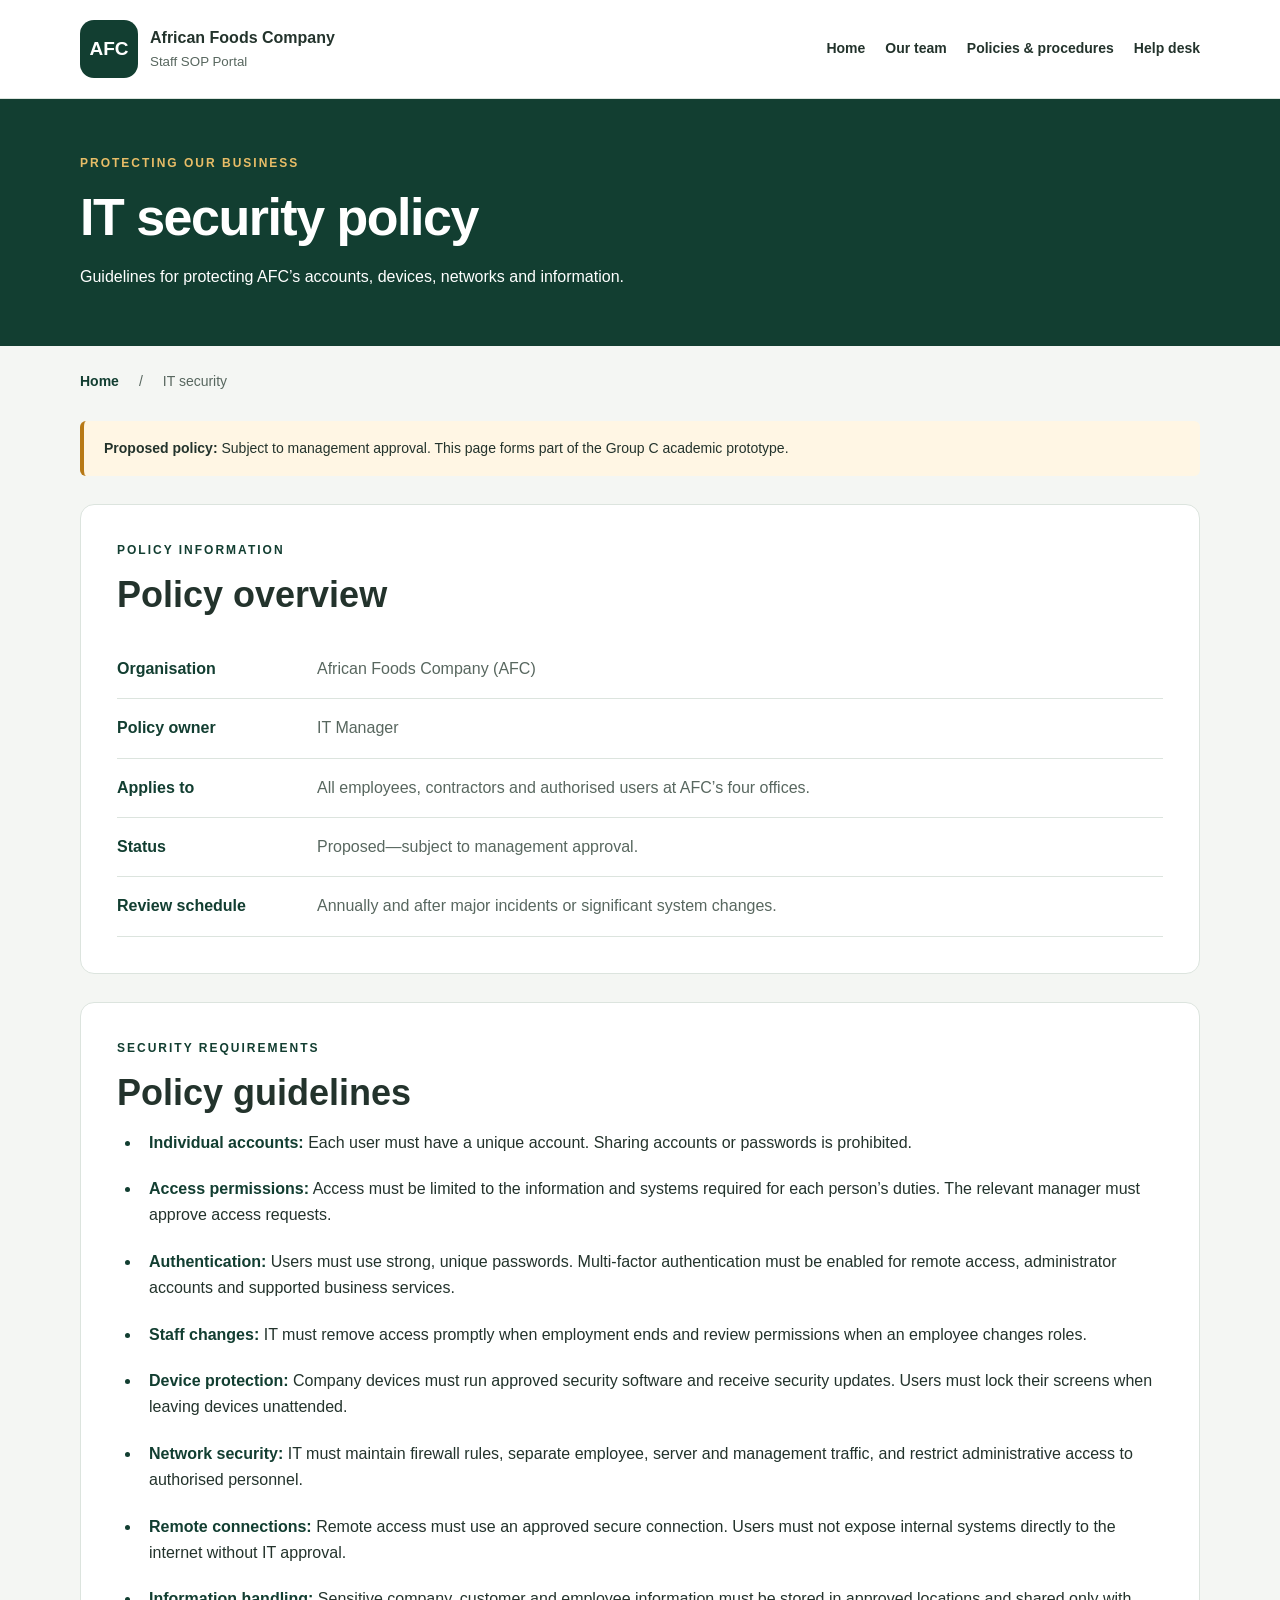
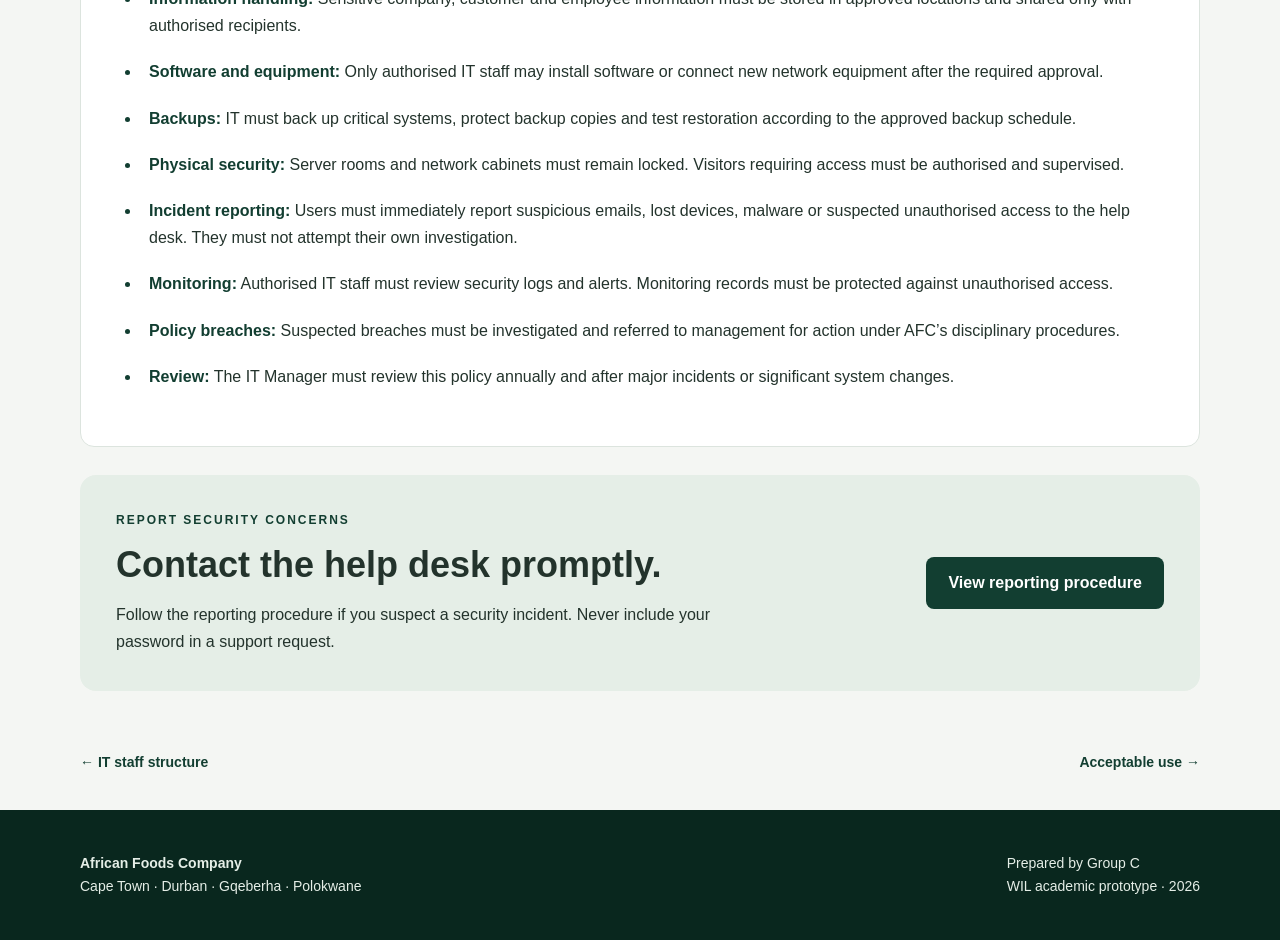
<file: AFC SOP WEBSITE/security.html>
<!DOCTYPE html>
<html lang="en">
<head>
  <meta charset="UTF-8">
  <meta name="viewport" content="width=device-width, initial-scale=1.0">
  <meta name="description"
        content="Proposed IT security policy for African Foods Company staff.">
  <title>IT Security Policy | AFC</title>
  <link rel="stylesheet" href="style.css">
</head>

<body>
  <a class="skip-link" href="#main">Skip to content</a>

  <header class="site-header">
    <div class="container header-content">
      <a class="brand" href="index.html">
        <span class="brand-mark">AFC</span>
        <span>
          <strong>African Foods Company</strong>
          <small>Staff SOP Portal</small>
        </span>
      </a>

      <nav aria-label="Main navigation">
        <a href="index.html">Home</a>
        <a href="staff.html">Our team</a>
        <a href="index.html#procedures">Policies &amp; procedures</a>
        <a href="helpdesk.html">Help desk</a>
      </nav>
    </div>
  </header>

  <main id="main">
    <section class="page-banner" aria-labelledby="page-title">
      <div class="container">
        <p class="eyebrow">PROTECTING OUR BUSINESS</p>
        <h1 id="page-title">IT security policy</h1>
        <p>
          Guidelines for protecting AFC’s accounts, devices,
          networks and information.
        </p>
      </div>
    </section>

    <div class="container">
      <nav class="breadcrumbs" aria-label="Breadcrumb">
        <a href="index.html">Home</a>
        <span aria-hidden="true"> / </span>
        <span aria-current="page">IT security</span>
      </nav>

      <aside class="notice" aria-label="Policy status">
        <strong>Proposed policy:</strong>
        Subject to management approval. This page forms part
        of the Group C academic prototype.
      </aside>

      <section class="content-panel" aria-labelledby="overview-title">
        <p class="eyebrow">POLICY INFORMATION</p>
        <h2 id="overview-title">Policy overview</h2>

        <dl class="policy-details">
          <div>
            <dt>Organisation</dt>
            <dd>African Foods Company (AFC)</dd>
          </div>
          <div>
            <dt>Policy owner</dt>
            <dd>IT Manager</dd>
          </div>
          <div>
            <dt>Applies to</dt>
            <dd>
              All employees, contractors and authorised users
              at AFC’s four offices.
            </dd>
          </div>
          <div>
            <dt>Status</dt>
            <dd>Proposed—subject to management approval.</dd>
          </div>
          <div>
            <dt>Review schedule</dt>
            <dd>
              Annually and after major incidents or significant
              system changes.
            </dd>
          </div>
        </dl>
      </section>

      <section class="content-panel" aria-labelledby="guidelines-title">
        <p class="eyebrow">SECURITY REQUIREMENTS</p>
        <h2 id="guidelines-title">Policy guidelines</h2>

        <ul class="policy-list">
          <li>
            <strong>Individual accounts:</strong>
            Each user must have a unique account.
            Sharing accounts or passwords is prohibited.
          </li>

          <li>
            <strong>Access permissions:</strong>
            Access must be limited to the information and systems
            required for each person’s duties. The relevant manager
            must approve access requests.
          </li>

          <li>
            <strong>Authentication:</strong>
            Users must use strong, unique passwords.
            Multi-factor authentication must be enabled for remote
            access, administrator accounts and supported business services.
          </li>

          <li>
            <strong>Staff changes:</strong>
            IT must remove access promptly when employment ends
            and review permissions when an employee changes roles.
          </li>

          <li>
            <strong>Device protection:</strong>
            Company devices must run approved security software
            and receive security updates. Users must lock their
            screens when leaving devices unattended.
          </li>

          <li>
            <strong>Network security:</strong>
            IT must maintain firewall rules, separate employee,
            server and management traffic, and restrict administrative
            access to authorised personnel.
          </li>

          <li>
            <strong>Remote connections:</strong>
            Remote access must use an approved secure connection.
            Users must not expose internal systems directly to
            the internet without IT approval.
          </li>

          <li>
            <strong>Information handling:</strong>
            Sensitive company, customer and employee information
            must be stored in approved locations and shared only
            with authorised recipients.
          </li>

          <li>
            <strong>Software and equipment:</strong>
            Only authorised IT staff may install software or connect
            new network equipment after the required approval.
          </li>

          <li>
            <strong>Backups:</strong>
            IT must back up critical systems, protect backup copies
            and test restoration according to the approved backup schedule.
          </li>

          <li>
            <strong>Physical security:</strong>
            Server rooms and network cabinets must remain locked.
            Visitors requiring access must be authorised and supervised.
          </li>

          <li>
            <strong>Incident reporting:</strong>
            Users must immediately report suspicious emails,
            lost devices, malware or suspected unauthorised access
            to the help desk. They must not attempt their own investigation.
          </li>

          <li>
            <strong>Monitoring:</strong>
            Authorised IT staff must review security logs and alerts.
            Monitoring records must be protected against unauthorised access.
          </li>

          <li>
            <strong>Policy breaches:</strong>
            Suspected breaches must be investigated and referred to
            management for action under AFC’s disciplinary procedures.
          </li>

          <li>
            <strong>Review:</strong>
            The IT Manager must review this policy annually and after
            major incidents or significant system changes.
          </li>
        </ul>
      </section>

      <section class="support-panel" aria-labelledby="support-title">
        <div>
          <p class="eyebrow">REPORT SECURITY CONCERNS</p>
          <h2 id="support-title">Contact the help desk promptly.</h2>
          <p>
            Follow the reporting procedure if you suspect a security
            incident. Never include your password in a support request.
          </p>
        </div>

        <a class="button button-dark" href="helpdesk.html">
          View reporting procedure
        </a>
      </section>

      <nav class="page-links" aria-label="Related pages">
        <a href="staff.html">&larr; IT staff structure</a>
        <a href="acceptable-use.html">Acceptable use &rarr;</a>
      </nav>
    </div>
  </main>

  <footer class="site-footer">
    <div class="container footer-content">
      <p>
        <strong>African Foods Company</strong><br>
        Cape Town · Durban · Gqeberha · Polokwane
      </p>
      <p>
        Prepared by Group C<br>
        WIL academic prototype · 2026
      </p>
    </div>
  </footer>
</body>
</html>
</file>
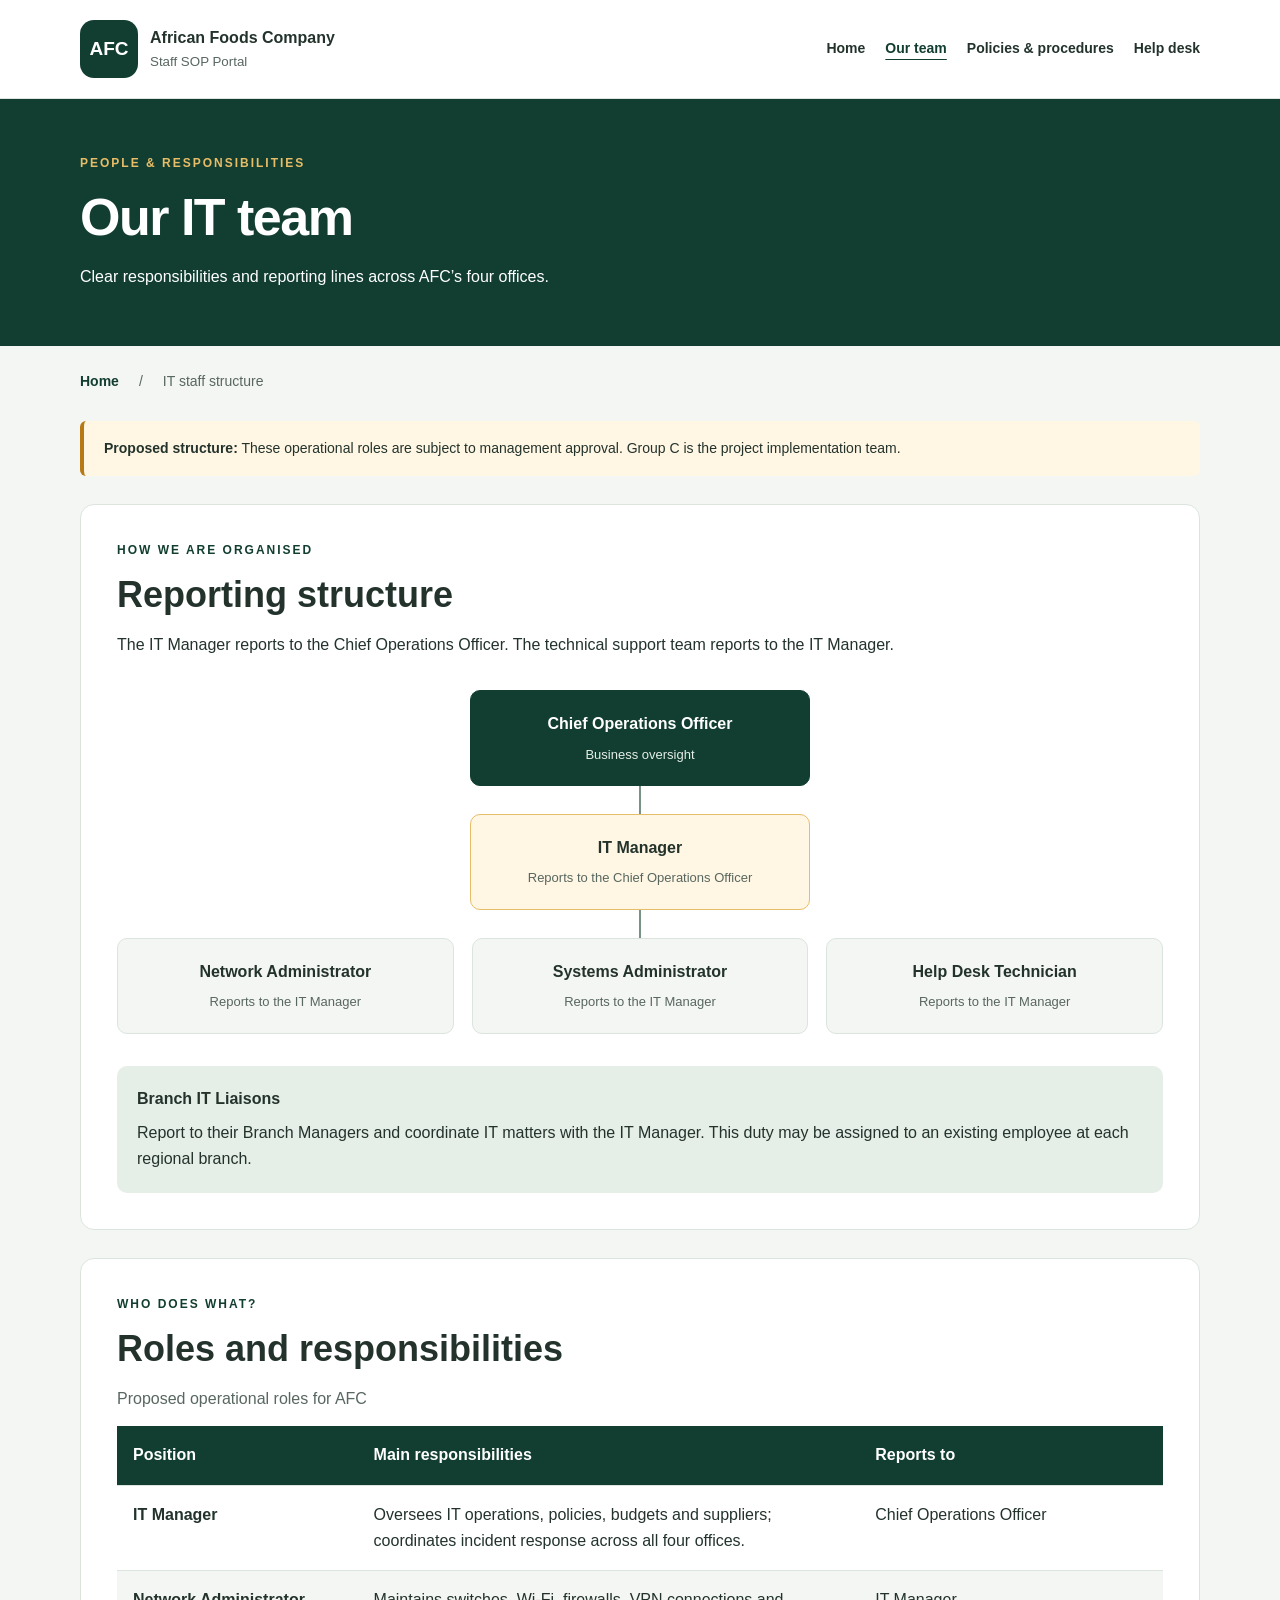
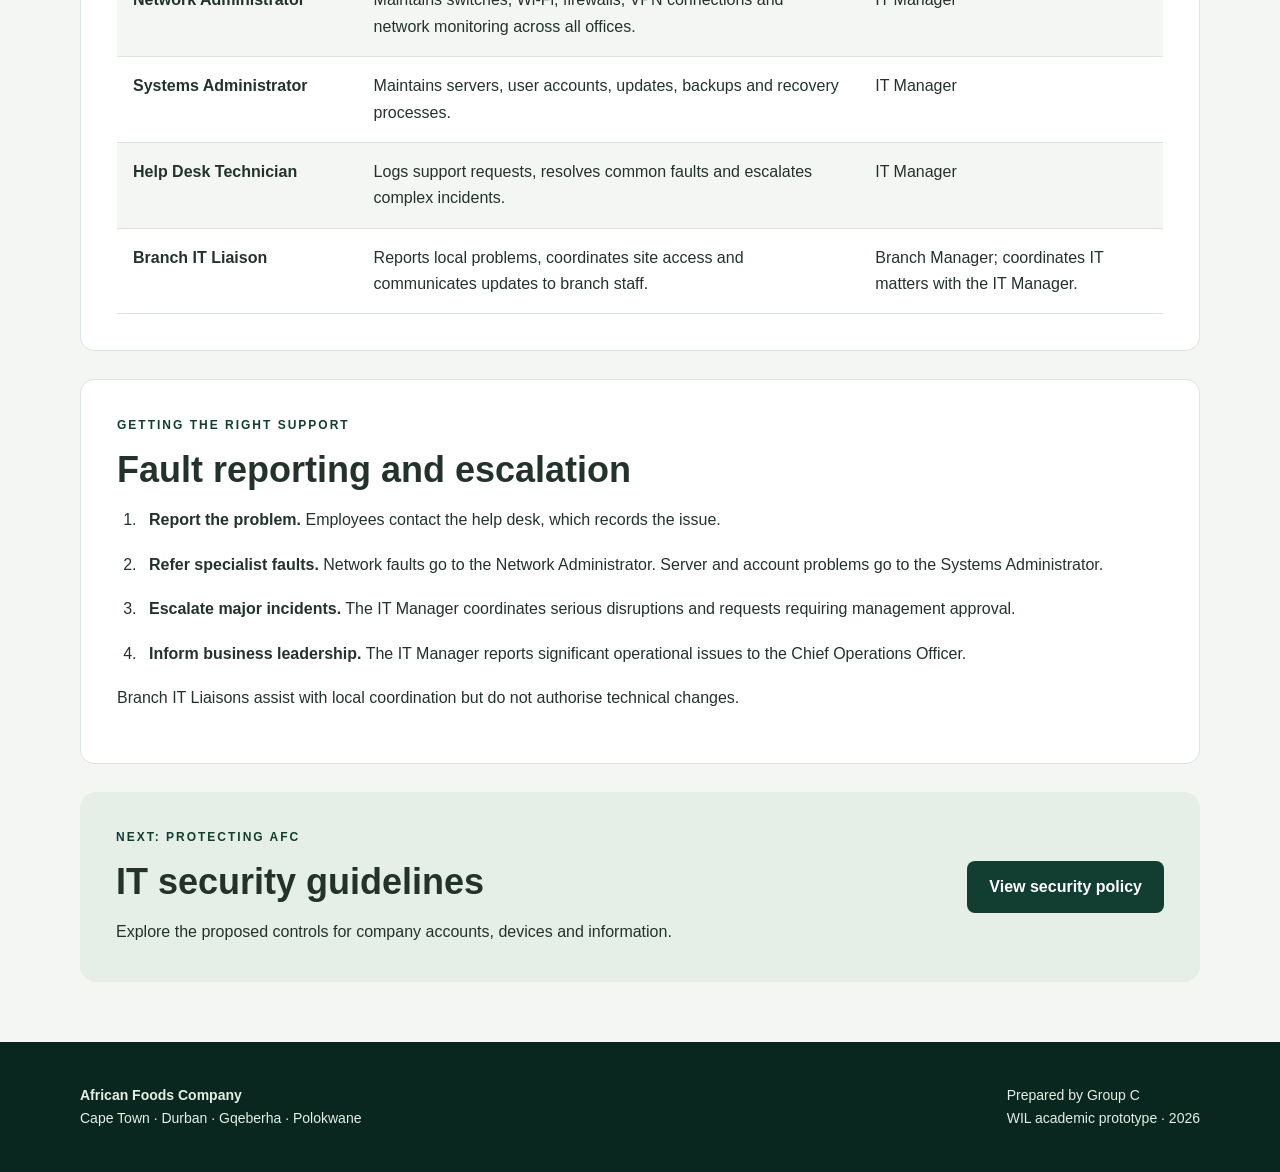
<file: AFC SOP WEBSITE/staff.html>
<!DOCTYPE html>
<html lang="en">
<head>
  <meta charset="UTF-8">
  <meta name="viewport" content="width=device-width, initial-scale=1.0">
  <title>IT Staff Structure | AFC</title>
  <link rel="stylesheet" href="style.css">
</head>
<body>
  <a class="skip-link" href="#main">Skip to content</a>

  <header class="site-header">
    <div class="container header-content">
      <a class="brand" href="index.html">
        <span class="brand-mark">AFC</span>
        <span>
          <strong>African Foods Company</strong>
          <small>Staff SOP Portal</small>
        </span>
      </a>

      <nav aria-label="Main navigation">
        <a href="index.html">Home</a>
        <a href="staff.html" aria-current="page">Our team</a>
        <a href="index.html#procedures">Policies &amp; procedures</a>
        <a href="helpdesk.html">Help desk</a>
      </nav>
    </div>
  </header>

  <main id="main">
    <section class="page-banner">
      <div class="container">
        <p class="eyebrow">PEOPLE &amp; RESPONSIBILITIES</p>
        <h1>Our IT team</h1>
        <p>
          Clear responsibilities and reporting lines
          across AFC’s four offices.
        </p>
      </div>
    </section>

    <div class="container">
      <nav class="breadcrumbs" aria-label="Breadcrumb">
        <a href="index.html">Home</a>
        <span aria-hidden="true"> / </span>
        <span aria-current="page">IT staff structure</span>
      </nav>

      <aside class="notice">
        <strong>Proposed structure:</strong>
        These operational roles are subject to management approval.
        Group C is the project implementation team.
      </aside>

      <section class="content-panel" aria-labelledby="structure-title">
        <p class="eyebrow">HOW WE ARE ORGANISED</p>
        <h2 id="structure-title">Reporting structure</h2>
        <p>
          The IT Manager reports to the Chief Operations Officer.
          The technical support team reports to the IT Manager.
        </p>

        <div class="org-chart" aria-label="Proposed IT reporting hierarchy">
          <div class="org-role org-executive">
            <strong>Chief Operations Officer</strong>
            <span>Business oversight</span>
          </div>

          <span class="org-connector" aria-hidden="true"></span>

          <div class="org-role org-manager">
            <strong>IT Manager</strong>
            <span>Reports to the Chief Operations Officer</span>
          </div>

          <span class="org-connector" aria-hidden="true"></span>

          <div class="org-team">
            <div class="org-role">
              <strong>Network Administrator</strong>
              <span>Reports to the IT Manager</span>
            </div>
            <div class="org-role">
              <strong>Systems Administrator</strong>
              <span>Reports to the IT Manager</span>
            </div>
            <div class="org-role">
              <strong>Help Desk Technician</strong>
              <span>Reports to the IT Manager</span>
            </div>
          </div>
        </div>

        <div class="liaison-note">
          <strong>Branch IT Liaisons</strong>
          <p>
            Report to their Branch Managers and coordinate IT matters
            with the IT Manager. This duty may be assigned to an
            existing employee at each regional branch.
          </p>
        </div>
      </section>

      <section class="content-panel" aria-labelledby="roles-title">
        <p class="eyebrow">WHO DOES WHAT?</p>
        <h2 id="roles-title">Roles and responsibilities</h2>

        <div class="table-scroll"
             role="region"
             aria-label="IT responsibilities table"
             tabindex="0">
          <table class="staff-table">
            <caption>Proposed operational roles for AFC</caption>
            <thead>
              <tr>
                <th scope="col">Position</th>
                <th scope="col">Main responsibilities</th>
                <th scope="col">Reports to</th>
              </tr>
            </thead>
            <tbody>
              <tr>
                <th scope="row">IT Manager</th>
                <td>
                  Oversees IT operations, policies, budgets and suppliers;
                  coordinates incident response across all four offices.
                </td>
                <td>Chief Operations Officer</td>
              </tr>
              <tr>
                <th scope="row">Network Administrator</th>
                <td>
                  Maintains switches, Wi-Fi, firewalls, VPN connections
                  and network monitoring across all offices.
                </td>
                <td>IT Manager</td>
              </tr>
              <tr>
                <th scope="row">Systems Administrator</th>
                <td>
                  Maintains servers, user accounts, updates, backups
                  and recovery processes.
                </td>
                <td>IT Manager</td>
              </tr>
              <tr>
                <th scope="row">Help Desk Technician</th>
                <td>
                  Logs support requests, resolves common faults
                  and escalates complex incidents.
                </td>
                <td>IT Manager</td>
              </tr>
              <tr>
                <th scope="row">Branch IT Liaison</th>
                <td>
                  Reports local problems, coordinates site access
                  and communicates updates to branch staff.
                </td>
                <td>
                  Branch Manager; coordinates IT matters
                  with the IT Manager.
                </td>
              </tr>
            </tbody>
          </table>
        </div>
      </section>

      <section class="content-panel" aria-labelledby="escalation-title">
        <p class="eyebrow">GETTING THE RIGHT SUPPORT</p>
        <h2 id="escalation-title">Fault reporting and escalation</h2>

        <ol class="process-list">
          <li>
            <strong>Report the problem.</strong>
            Employees contact the help desk, which records the issue.
          </li>
          <li>
            <strong>Refer specialist faults.</strong>
            Network faults go to the Network Administrator.
            Server and account problems go to the Systems Administrator.
          </li>
          <li>
            <strong>Escalate major incidents.</strong>
            The IT Manager coordinates serious disruptions and
            requests requiring management approval.
          </li>
          <li>
            <strong>Inform business leadership.</strong>
            The IT Manager reports significant operational
            issues to the Chief Operations Officer.
          </li>
        </ol>

        <p>
          Branch IT Liaisons assist with local coordination
          but do not authorise technical changes.
        </p>
      </section>

      <section class="support-panel">
        <div>
          <p class="eyebrow">NEXT: PROTECTING AFC</p>
          <h2>IT security guidelines</h2>
          <p>
            Explore the proposed controls for company accounts,
            devices and information.
          </p>
        </div>
        <a class="button button-dark" href="security.html">
          View security policy
        </a>
      </section>
    </div>
  </main>

  <footer class="site-footer">
    <div class="container footer-content">
      <p>
        <strong>African Foods Company</strong><br>
        Cape Town · Durban · Gqeberha · Polokwane
      </p>
      <p>Prepared by Group C<br>WIL academic prototype · 2026</p>
    </div>
  </footer>
</body>
</html>
</file>
<file: AFC SOP WEBSITE/style.css>
:root {
  --green: #123e31;
  --green-dark: #09271e;
  --gold: #e8bd67;
  --background: #f4f6f3;
  --text: #23332c;
  --muted: #58675f;
  --border: #dce4de;
}

* {
  box-sizing: border-box;
}

html {
  scroll-behavior: smooth;
}

body {
  margin: 0;
  font-family: Arial, Helvetica, sans-serif;
  color: var(--text);
  background: var(--background);
  line-height: 1.65;
}

a {
  color: inherit;
}

.container {
  width: min(1120px, 90%);
  margin-inline: auto;
}

.skip-link {
  position: absolute;
  top: -100px;
  left: 12px;
  padding: 12px;
  background: white;
  z-index: 10;
}

.skip-link:focus {
  top: 12px;
}

a:focus-visible {
  outline: 3px solid #b77916;
  outline-offset: 5px;
}

.site-header {
  background: white;
  border-bottom: 1px solid var(--border);
}

.header-content {
  display: flex;
  align-items: center;
  justify-content: space-between;
  gap: 24px;
  padding-block: 20px;
}

.brand {
  display: flex;
  align-items: center;
  gap: 12px;
  text-decoration: none;
}

.brand-mark {
  display: grid;
  place-items: center;
  width: 58px;
  height: 58px;
  border-radius: 14px;
  background: var(--green);
  color: white;
  font-weight: bold;
  font-size: 19px;
}

.brand strong,
.brand small {
  display: block;
}

.brand small {
  color: var(--muted);
}

nav {
  display: flex;
  flex-wrap: wrap;
  gap: 20px;
}

nav a {
  font-size: 14px;
  font-weight: bold;
  text-decoration: none;
}

nav a:hover,
nav a[aria-current="page"] {
  color: var(--green);
  text-decoration: underline;
  text-underline-offset: 6px;
}

.hero {
  padding-block: 90px;
  color: white;
  background-color: var(--green-dark);
  background-image:
    linear-gradient(90deg, rgba(9, 39, 30, .94),
      rgba(9, 39, 30, .65)),
    url("../images/afc-hero.jpg");
  background-size: cover;
  background-position: center;
}

.eyebrow {
  margin: 0 0 12px;
  font-size: 12px;
  font-weight: bold;
  letter-spacing: 2px;
  color: var(--green);
}

.hero .eyebrow {
  color: var(--gold);
}

h1,
h2,
h3 {
  line-height: 1.2;
}

h1 {
  max-width: 760px;
  margin: 0 0 24px;
  font-size: clamp(36px, 5vw, 64px);
  letter-spacing: -1.5px;
}

h2 {
  margin: 0 0 16px;
  font-size: clamp(27px, 3vw, 36px);
}

h3 {
  margin: 18px 0 12px;
  font-size: 22px;
}

.hero-description {
  max-width: 560px;
  margin-bottom: 30px;
  color: #edf3ef;
  font-size: 18px;
}

.button {
  display: inline-block;
  padding: 13px 22px;
  border-radius: 8px;
  background: var(--gold);
  color: var(--green-dark);
  font-weight: bold;
  text-align: center;
  text-decoration: none;
}

.button:hover {
  filter: brightness(.95);
}

.notice {
  margin-top: 28px;
  padding: 16px 20px;
  border-left: 4px solid #b77916;
  border-radius: 6px;
  background: #fff6e4;
  font-size: 14px;
}

.section {
  padding-block: 60px;
  scroll-margin-top: 24px;
}

.section-intro {
  max-width: 650px;
  margin-bottom: 30px;
  color: var(--muted);
}

.card-grid {
  display: grid;
  grid-template-columns: repeat(3, 1fr);
  gap: 22px;
}

.card {
  display: flex;
  flex-direction: column;
  padding: 28px;
  border: 1px solid var(--border);
  border-radius: 14px;
  background: white;
  text-decoration: none;
  transition: transform .2s ease, box-shadow .2s ease;
}

.card:hover {
  transform: translateY(-4px);
  box-shadow: 0 12px 28px rgba(18, 62, 49, .1);
}

.card-number {
  color: var(--green);
  font-size: 13px;
  font-weight: bold;
  letter-spacing: 2px;
}

.card p {
  margin: 0 0 24px;
  color: var(--muted);
}

.card-link {
  margin-top: auto;
  color: var(--green);
  font-weight: bold;
  font-size: 14px;
}

.support-panel {
  display: flex;
  align-items: center;
  justify-content: space-between;
  gap: 30px;
  padding: 36px;
  margin-bottom: 60px;
  border-radius: 16px;
  background: #e5eee7;
}

.support-panel p:last-child {
  margin-bottom: 0;
  max-width: 600px;
}

.button-dark {
  flex-shrink: 0;
  background: var(--green);
  color: white;
}

.site-footer {
  padding-block: 28px;
  background: var(--green-dark);
  color: #e5eee7;
  font-size: 14px;
}

.footer-content {
  display: flex;
  justify-content: space-between;
  gap: 24px;
}

@media (max-width: 900px) {
  .header-content {
    align-items: flex-start;
    flex-direction: column;
  }

  .card-grid {
    grid-template-columns: repeat(2, 1fr);
  }

  .support-panel {
    align-items: flex-start;
    flex-direction: column;
  }
}

@media (max-width: 600px) {
  .hero {
    padding-block: 60px;
  }

  .card-grid {
    grid-template-columns: 1fr;
  }

  nav {
    gap: 12px 18px;
  }

  .support-panel {
    padding: 24px;
  }

  .footer-content {
    flex-direction: column;
    gap: 0;
  }
}

@media (prefers-reduced-motion: reduce) {
  html {
    scroll-behavior: auto;
  }

  .card {
    transition: none;
  }

  .card:hover {
    transform: none;
  }
}
.page-banner {
  padding-block: 55px;
  background: var(--green);
  color: white;
}

.page-banner .eyebrow {
  color: var(--gold);
}

.page-banner h1 {
  font-size: clamp(36px, 5vw, 52px);
  margin-bottom: 16px;
}

.page-banner p:last-child {
  max-width: 640px;
  margin-bottom: 0;
}

.breadcrumbs {
  padding-top: 24px;
  color: var(--muted);
  font-size: 14px;
}

.breadcrumbs a {
  color: var(--green);
}

.content-panel {
  margin-block: 28px;
  padding: 36px;
  background: white;
  border: 1px solid var(--border);
  border-radius: 14px;
}

.org-chart {
  display: flex;
  flex-direction: column;
  align-items: center;
  margin-block: 32px;
}

.org-role {
  width: 100%;
  padding: 20px;
  border: 1px solid var(--border);
  border-radius: 10px;
  background: var(--background);
  text-align: center;
}

.org-role strong,
.org-role span {
  display: block;
}

.org-role span {
  margin-top: 6px;
  color: var(--muted);
  font-size: 13px;
}

.org-executive,
.org-manager {
  max-width: 340px;
}

.org-executive {
  background: var(--green);
  color: white;
  border-color: var(--green);
}

.org-executive span {
  color: #e5eee7;
}

.org-manager {
  background: #fff6e4;
  border-color: var(--gold);
}

.org-connector {
  width: 2px;
  height: 28px;
  background: #789386;
}

.org-team {
  display: grid;
  grid-template-columns: repeat(3, 1fr);
  gap: 18px;
  width: 100%;
}

.liaison-note {
  padding: 20px;
  background: #e5eee7;
  border-radius: 10px;
}

.liaison-note p {
  margin: 8px 0 0;
}

.table-scroll {
  overflow-x: auto;
}

.table-scroll:focus-visible {
  outline: 3px solid #b77916;
  outline-offset: 4px;
}

.staff-table {
  width: 100%;
  min-width: 650px;
  border-collapse: collapse;
  text-align: left;
}

.staff-table caption {
  padding-bottom: 14px;
  text-align: left;
  color: var(--muted);
}

.staff-table th,
.staff-table td {
  padding: 16px;
  border-bottom: 1px solid var(--border);
  vertical-align: top;
}

.staff-table thead {
  background: var(--green);
  color: white;
}

.staff-table tbody th {
  width: 23%;
}

.staff-table tbody tr:nth-child(even) {
  background: var(--background);
}

.process-list {
  padding-left: 24px;
}

.process-list li {
  padding-left: 8px;
  margin-bottom: 18px;
}

@media (max-width: 700px) {
  .org-team {
    grid-template-columns: 1fr;
  }

  .content-panel {
    padding: 24px;
  }
}

.policy-details {
  margin: 24px 0 0;
}

.policy-details > div {
  display: grid;
  grid-template-columns: 180px 1fr;
  gap: 20px;
  padding-block: 16px;
  border-bottom: 1px solid var(--border);
}

.policy-details dt {
  font-weight: bold;
  color: var(--green);
}

.policy-details dd {
  margin: 0;
  color: var(--muted);
}

.policy-list {
  padding-left: 24px;
  margin-bottom: 0;
}

.policy-list li {
  padding-left: 8px;
  margin-bottom: 20px;
}

.policy-list li::marker {
  color: var(--green);
}

.policy-list strong {
  color: var(--green);
}

.page-links {
  display: flex;
  justify-content: space-between;
  gap: 20px;
  padding-bottom: 36px;
}

.page-links a {
  color: var(--green);
  font-weight: bold;
}

@media (max-width: 600px) {
  .policy-details > div {
    grid-template-columns: 1fr;
    gap: 6px;
  }

  .page-links {
    flex-direction: column;
  }
}
</file>
